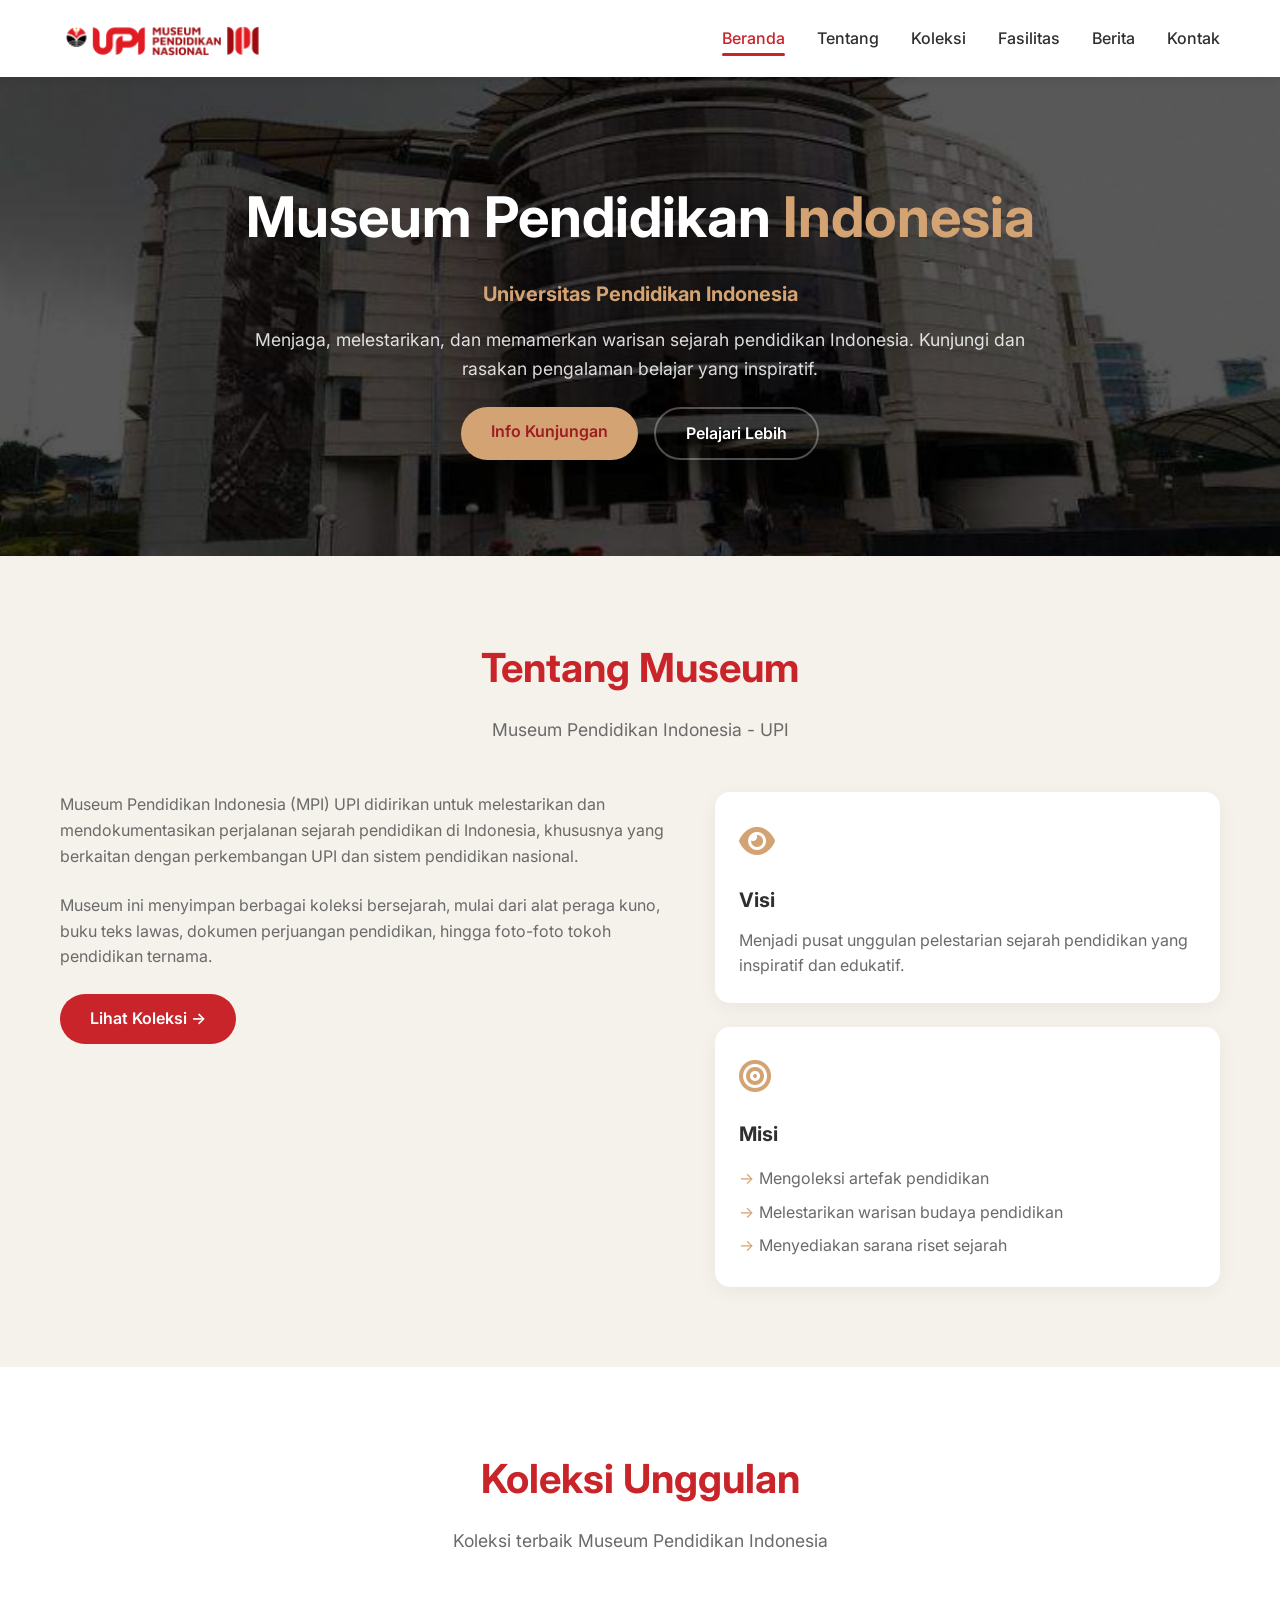
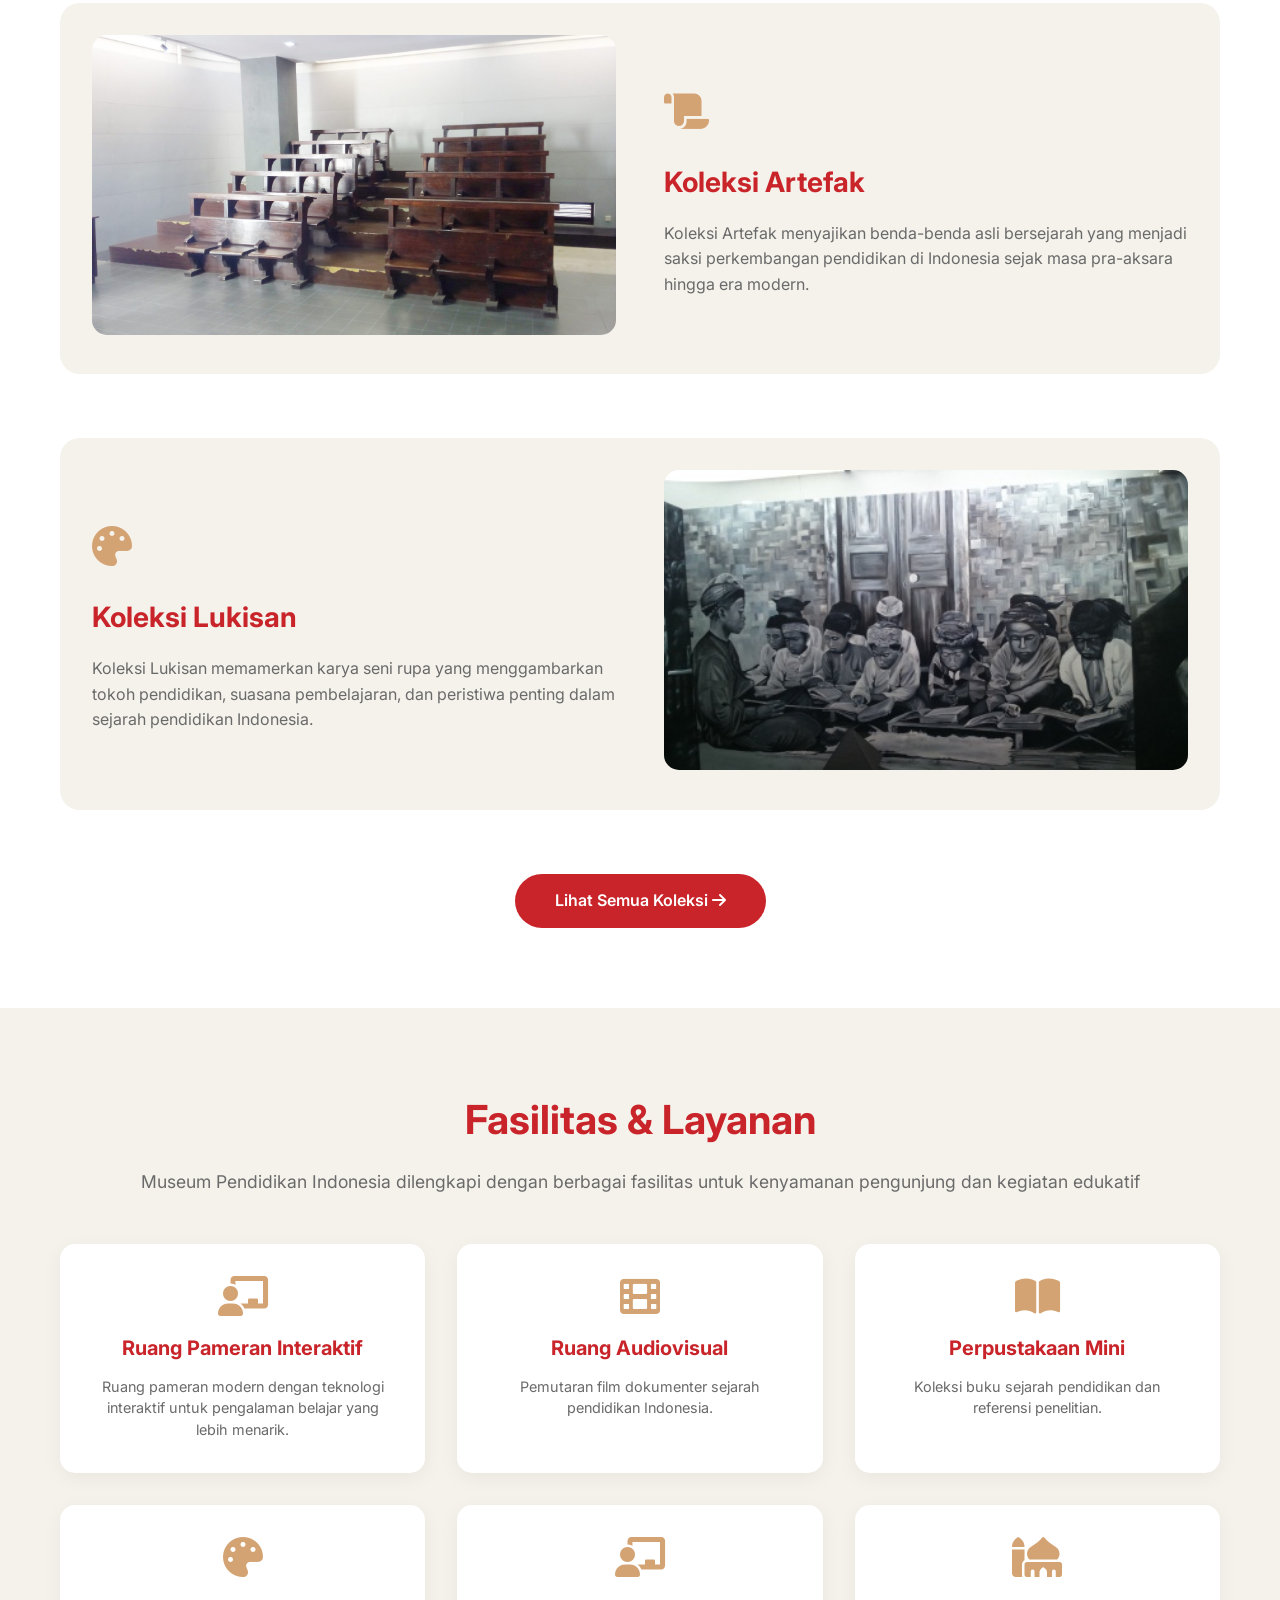
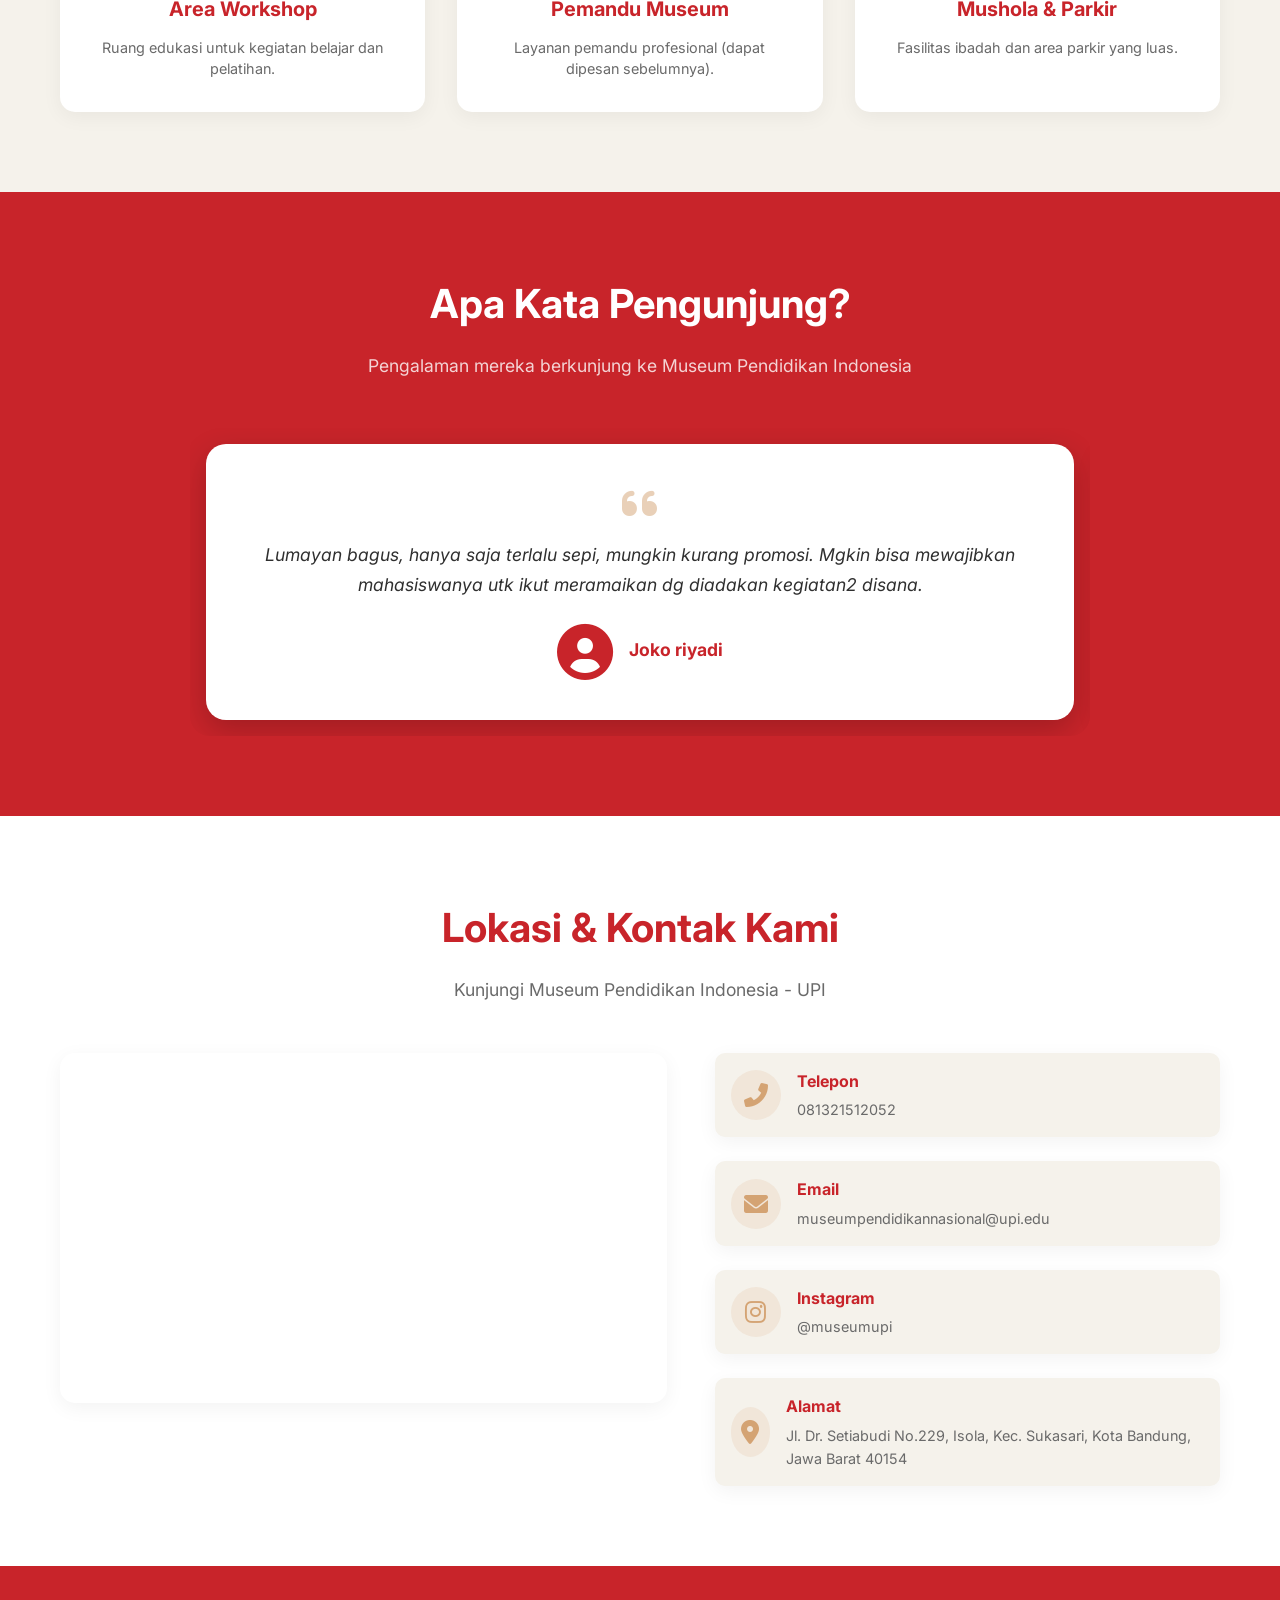
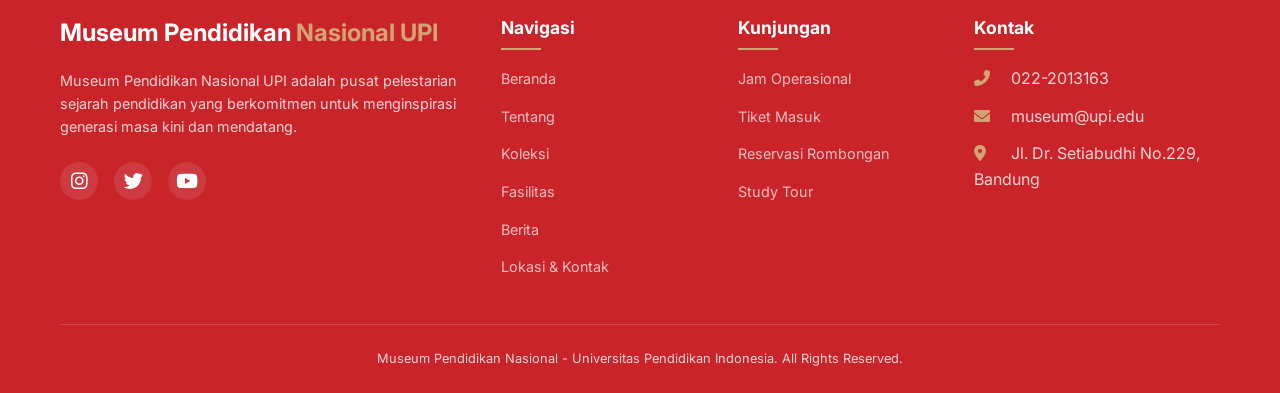
<file: index.html>
<!DOCTYPE html>
<html lang="id">
<head>
  <meta charset="UTF-8">
  <meta name="viewport" content="width=device-width, initial-scale=1.0">
  <meta name="description" content="Museum Pendidikan Indonesia - UPI">
  <meta name="keywords" content="museum, upi, pendidikan, sejarah, bandung">
  <title>Museum Pendidikan Indonesia - UPI</title>
  
  <!-- Font Awesome Icons (CDN - tetap butuh internet) -->
  <link rel="stylesheet" href="https://cdnjs.cloudflare.com/ajax/libs/font-awesome/6.0.0-beta3/css/all.min.css">
  
  <!-- Google Fonts -->
  <link href="https://fonts.googleapis.com/css2?family=Inter:wght@400;500;600;700;800&display=swap" rel="stylesheet">
  
  <!-- CSS Utama -->
  <link rel="stylesheet" href="style.css">
</head>
<body>

    <!-- ==================== NAVIGASI ==================== -->
  <nav class="navbar">
    <div class="container">
      <a class="logo" href="#home">
        <img src="Images/logo.png" alt="Logo Museum UPI" style="height: 40px; width: auto; margin-right: 10px; vertical-align: middle;">
      </a>
      
      <button class="menu-toggle" id="menuToggle">
        <i class="fas fa-bars"></i>
      </button>
      
      <ul class="nav-menu" id="navMenu">
        <li><a href="#home">Beranda</a></li>
        <li><a href="#tentang">Tentang</a></li>
        <li><a href="koleksi.html">Koleksi</a></li>
        <li><a href="#fasilitas">Fasilitas</a></li>
        <li><a href="berita.html">Berita</a></li>
        <li><a href="#kontak">Kontak</a></li>
      </ul>
    </div>
  </nav>

  <!-- ==================== HOME / HERO ==================== -->
 <section id="home" class="hero">
  <img src="Images/gedung.jpg" alt="Gedung Museum Pendidikan Indonesia" class="hero-bg-img">
  <div class="container">
    <div class="hero-content">
      <h1>Museum Pendidikan <span>Indonesia</span></h1>
      <h4>Universitas Pendidikan Indonesia</h4>
      <p>Menjaga, melestarikan, dan memamerkan warisan sejarah pendidikan Indonesia. Kunjungi dan rasakan pengalaman belajar yang inspiratif.</p>
      <div class="hero-buttons">
        <a href="#info" class="btn btn-secondary">Info Kunjungan</a>
        <a href="#tentang" class="btn btn-outline">Pelajari Lebih</a>
      </div>
    </div>
  </div>
</section>

  <!-- ==================== TENTANG MUSEUM ==================== -->
  <section id="tentang" class="section tentang">
    <div class="container">
      <div class="section-header">
        <h2>Tentang Museum</h2>
        <p>Museum Pendidikan Indonesia - UPI</p>
      </div>
      <div class="tentang-grid">
        <div class="tentang-text">
          <p>Museum Pendidikan Indonesia (MPI) UPI didirikan untuk melestarikan dan mendokumentasikan perjalanan sejarah pendidikan di Indonesia, khususnya yang berkaitan dengan perkembangan UPI dan sistem pendidikan nasional.</p>
          <p>Museum ini menyimpan berbagai koleksi bersejarah, mulai dari alat peraga kuno, buku teks lawas, dokumen perjuangan pendidikan, hingga foto-foto tokoh pendidikan ternama.</p>
          <a href="#koleksi" class="btn btn-primary">Lihat Koleksi →</a>
        </div>
        <div class="tentang-cards">
          <div class="card">
            <div class="card-icon"><i class="fas fa-eye"></i></div>
            <h3>Visi</h3>
            <p>Menjadi pusat unggulan pelestarian sejarah pendidikan yang inspiratif dan edukatif.</p>
          </div>
          <div class="card">
            <div class="card-icon"><i class="fas fa-bullseye"></i></div>
            <h3>Misi</h3>
            <ul>
              <li>Mengoleksi artefak pendidikan</li>
              <li>Melestarikan warisan budaya pendidikan</li>
              <li>Menyediakan sarana riset sejarah</li>
            </ul>
          </div>
        </div>
      </div>
    </div>
  </section>

<!-- ==================== KOLEKSI UNGGULAN (BERANDA - HANYA 2) ==================== -->
<section id="koleksi" class="section koleksi">
  <div class="container">
    <div class="section-header">
      <h2>Koleksi Unggulan</h2>
      <p>Koleksi terbaik Museum Pendidikan Indonesia</p>
    </div>
    
    <!-- Koleksi 1 - Gambar Kiri -->
    <div class="koleksi-row">
      <div class="koleksi-img-left">
        <img src="Images/Artefak.jpg" alt="Koleksi Artefak">
      </div>
      <div class="koleksi-text-right">
        <div class="koleksi-icon"><i class="fas fa-scroll"></i></div>
        <h3>Koleksi Artefak</h3>
        <p>Koleksi Artefak menyajikan benda-benda asli bersejarah yang menjadi saksi perkembangan pendidikan di Indonesia sejak masa pra-aksara hingga era modern.</p>
      </div>
    </div>

    <!-- Koleksi 2 - Gambar Kanan -->
    <div class="koleksi-row reverse">
      <div class="koleksi-img-left">
        <img src="Images/Lukisan.png" alt="Koleksi Lukisan">
      </div>
      <div class="koleksi-text-right">
        <div class="koleksi-icon"><i class="fas fa-palette"></i></div>
        <h3>Koleksi Lukisan</h3>
        <p>Koleksi Lukisan memamerkan karya seni rupa yang menggambarkan tokoh pendidikan, suasana pembelajaran, dan peristiwa penting dalam sejarah pendidikan Indonesia.</p>
      </div>
    </div>

    <!-- Tombol Lihat Semua -->
    <div style="text-align: center; margin-top: 2rem;">
      <a href="koleksi.html" class="btn btn-primary" style="padding: 14px 40px; font-size: 1rem;">
        Lihat Semua Koleksi <i class="fas fa-arrow-right"></i>
      </a>
    </div>
  </div>
</section>

<!-- ==================== FASILITAS ==================== -->
<section id="fasilitas" class="section fasilitas">
  <div class="container">
    <div class="section-header">
      <h2>Fasilitas & Layanan</h2>
      <p>Museum Pendidikan Indonesia dilengkapi dengan berbagai fasilitas untuk kenyamanan pengunjung dan kegiatan edukatif</p>
    </div>
    <div class="fasilitas-grid">
      <div class="fasilitas-card">
        <i class="fas fa-chalkboard-user"></i>
        <h3>Ruang Pameran Interaktif</h3>
        <p>Ruang pameran modern dengan teknologi interaktif untuk pengalaman belajar yang lebih menarik.</p>
      </div>
      <div class="fasilitas-card">
        <i class="fas fa-film"></i>
        <h3>Ruang Audiovisual</h3>
        <p>Pemutaran film dokumenter sejarah pendidikan Indonesia.</p>
      </div>
      <div class="fasilitas-card">
        <i class="fas fa-book-open"></i>
        <h3>Perpustakaan Mini</h3>
        <p>Koleksi buku sejarah pendidikan dan referensi penelitian.</p>
      </div>
      <div class="fasilitas-card">
        <i class="fas fa-palette"></i>
        <h3>Area Workshop</h3>
        <p>Ruang edukasi untuk kegiatan belajar dan pelatihan.</p>
      </div>
      <div class="fasilitas-card">
        <i class="fas fa-chalkboard-user"></i>
        <h3>Pemandu Museum</h3>
        <p>Layanan pemandu profesional (dapat dipesan sebelumnya).</p>
      </div>
      <div class="fasilitas-card">
        <i class="fas fa-mosque"></i>
        <h3>Mushola & Parkir</h3>
        <p>Fasilitas ibadah dan area parkir yang luas.</p>
      </div>
    </div>
  </div>
</section>

  <!-- ==================== TESTIMONI (APA KATA PENGUNJUNG) ==================== -->
  <section id="testimoni" class="section testimoni">
    <div class="container">
      <div class="section-header">
        <h2>Apa Kata Pengunjung?</h2>
        <p>Pengalaman mereka berkunjung ke Museum Pendidikan Indonesia</p>
      </div>
      <div class="testimoni-slider" id="testimoniSlider">
        <div class="testimoni-track" id="testimoniTrack">
          <div class="testimoni-item">
            <div class="testimoni-content">
              <i class="fas fa-quote-left"></i>
              <p>Lumayan bagus, hanya saja terlalu sepi, mungkin kurang promosi. Mgkin bisa mewajibkan mahasiswanya utk ikut meramaikan dg diadakan kegiatan2 disana.</p>
              <div class="testimoni-author">
                <div class="author-avatar"><i class="fas fa-user-circle"></i></div>
                <div>
                  <h4>Joko riyadi</h4>
                </div>
              </div>
            </div>
          </div>
          <div class="testimoni-item">
            <div class="testimoni-content">
              <i class="fas fa-quote-left"></i>
              <p>Cocok sekali untuk pembelajaran anak, tempat nyaman terawat, kamar mandi juga bersih dan cukup banyak jadi cocok untuk outing class siswa.</p>
              <div class="testimoni-author">
                <div class="author-avatar"><i class="fas fa-user-circle"></i></div>
                <div>
                  <h4>Rinin Anur</h4>
                </div>
              </div>
            </div>
          </div>
          <div class="testimoni-item">
            <div class="testimoni-content">
              <i class="fas fa-quote-left"></i>
              <p>Sukaa.. Bnyak info ttg sejarah pendidikan indonesia. Sayang lantai 4 nya masih perbaikan.</p>
              <div class="testimoni-author">
                <div class="author-avatar"><i class="fas fa-user-circle"></i></div>
                <div>
                  <h4>Dewi Lufi</h4>
                </div>
              </div>
            </div>
          </div>
        </div>
        <button class="slider-btn prev" id="prevBtn"><i class="fas fa-chevron-left"></i></button>
        <button class="slider-btn next" id="nextBtn"><i class="fas fa-chevron-right"></i></button>
      </div>
    </div>
  </section>

  <!-- ==================== LOKASI & KONTAK ==================== -->
  <section id="kontak" class="section kontak">
    <div class="container">
      <div class="section-header">
        <h2>Lokasi & Kontak Kami</h2>
        <p>Kunjungi Museum Pendidikan Indonesia - UPI</p>
      </div>
      <div class="kontak-grid">
        <div class="kontak-map">
          <iframe src="https://www.google.com/maps/embed?pb=!1m18!1m12!1m3!1d990.31416423564!2d107.59295119919733!3d-6.859812399999992!2m3!1f0!2f0!3f0!3m2!1i1024!2i768!4f13.1!3m3!1m2!1s0x2e68e6b9050dd3ab%3A0xb60935faacf5fbdb!2sMuseum%20Pendidikan%20Nasional%20Universitas%20Pendidikan%20Indonesia!5e0!3m2!1sid!2sid!4v1776783237722!5m2!1sid!2sid" width="100%" height="350" style="border:0; border-radius: 15px;" allowfullscreen="" loading="lazy" referrerpolicy="no-referrer-when-downgrade"></iframe>
        </div>
        <div class="kontak-info">
          <div class="kontak-item">
            <i class="fas fa-phone-alt"></i>
            <div>
              <h3>Telepon</h3>
              <p> 081321512052 </p>
            </div>
          </div>
          <div class="kontak-item">
            <i class="fas fa-envelope"></i>
            <div>
              <h3>Email</h3>
              <p> museumpendidikannasional@upi.edu </p>
            </div>
          </div>
          <div class="kontak-item">
            <i class="fab fa-instagram"></i>
            <div>
              <h3>Instagram</h3>
              <p>@museumupi</p>
            </div>
          </div>
          <div class="kontak-item">
            <i class="fas fa-map-marker-alt"></i>
            <div>
              <h3>Alamat</h3>
              <p>Jl. Dr. Setiabudi No.229, Isola, Kec. Sukasari, Kota Bandung, Jawa Barat 40154</p>
            </div>
          </div>
        </div>
      </div>
    </div>
  </section>

    <!-- ==================== FOOTER ==================== -->
  <footer class="footer">
    <div class="container">
      <div class="footer-content">
        <div class="footer-about">
          <h3>Museum Pendidikan<span> Nasional UPI</span></h3>
          <p>Museum Pendidikan Nasional UPI adalah pusat pelestarian sejarah pendidikan yang berkomitmen untuk menginspirasi generasi masa kini dan mendatang.</p>
          <div class="social-links">
            <a href="https://www.instagram.com/museumdiknas/" target="_blank" rel="noopener noreferrer"><i class="fab fa-instagram"></i></a>
            <a href="https://x.com/museumdiknasUPI" target="_blank" rel="noopener noreferrer"><i class="fab fa-twitter"></i></a>
            <a href="https://www.youtube.com/@museumpendidikannasionalupi" target="_blank" rel="noopener noreferrer"><i class="fab fa-youtube"></i></a>
          </div>
        </div>
        
        <div class="footer-links">
  <h4>Navigasi</h4>
  <ul>
    <li><a href="#home">Beranda</a></li>
    <li><a href="#tentang">Tentang</a></li>
    <li><a href="koleksi.html">Koleksi</a></li>
    <li><a href="#fasilitas">Fasilitas</a></li>
    <li><a href="berita.html">Berita</a></li>
    <li><a href="#kontak">Lokasi & Kontak</a></li>
  </ul>
</div>
        
        <div class="footer-links">
          <h4>Kunjungan</h4>
          <ul>
            <li><a href="#info">Jam Operasional</a></li>
            <li><a href="#info">Tiket Masuk</a></li>
            <li><a href="#kontak">Reservasi Rombongan</a></li>
            <li><a href="#kontak">Study Tour</a></li>
          </ul>
        </div>
        
        <div class="footer-links">
          <h4>Kontak</h4>
          <ul>
            <li><i class="fas fa-phone-alt" style="margin-right: 8px;"></i> 022-2013163</li>
            <li><i class="fas fa-envelope" style="margin-right: 8px;"></i> museum@upi.edu</li>
            <li><i class="fas fa-map-marker-alt" style="margin-right: 8px;"></i> Jl. Dr. Setiabudhi No.229, Bandung</li>
          </ul>
        </div>
      </div>
      
      <div class="footer-bottom">
        <p> Museum Pendidikan Nasional - Universitas Pendidikan Indonesia. All Rights Reserved.</p>
      </div>
    </div>
  </footer>

  <!-- JavaScript -->
  <script src="script.js"></script>
</body>
</html>
</file>
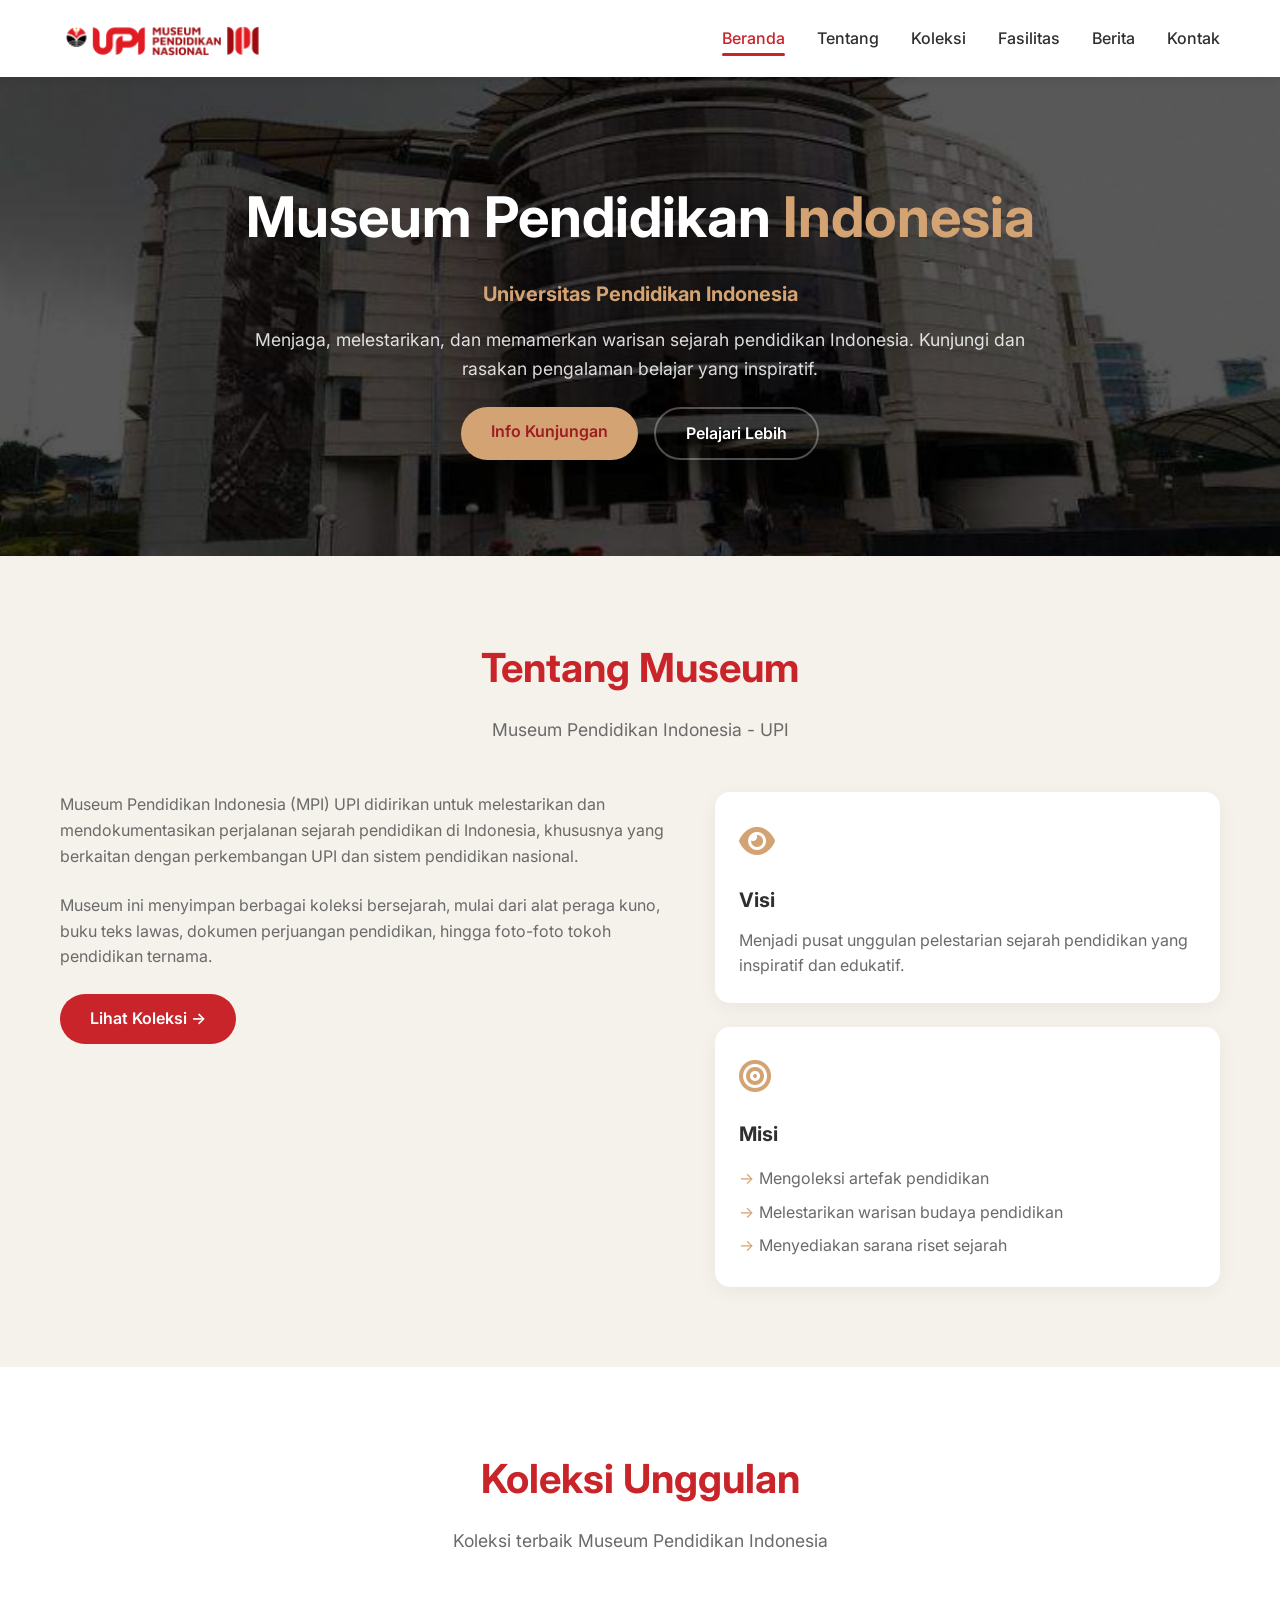
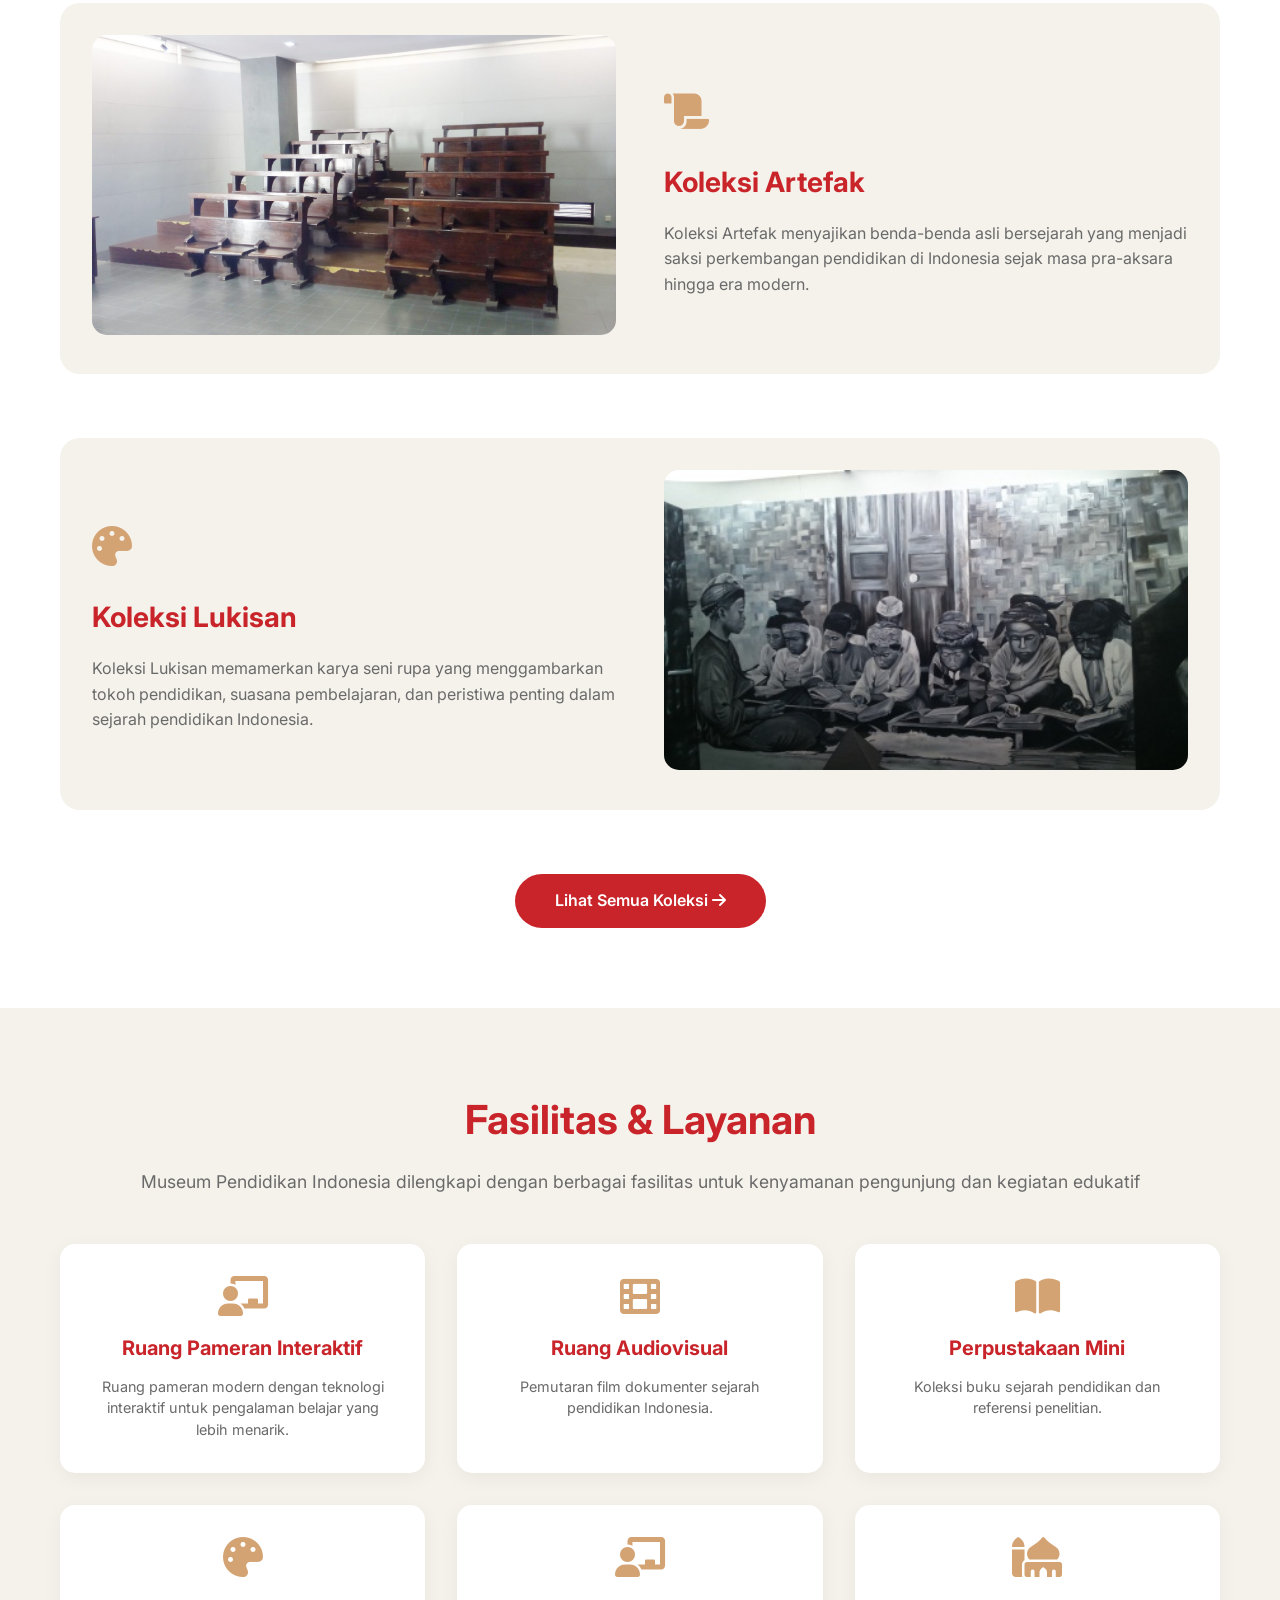
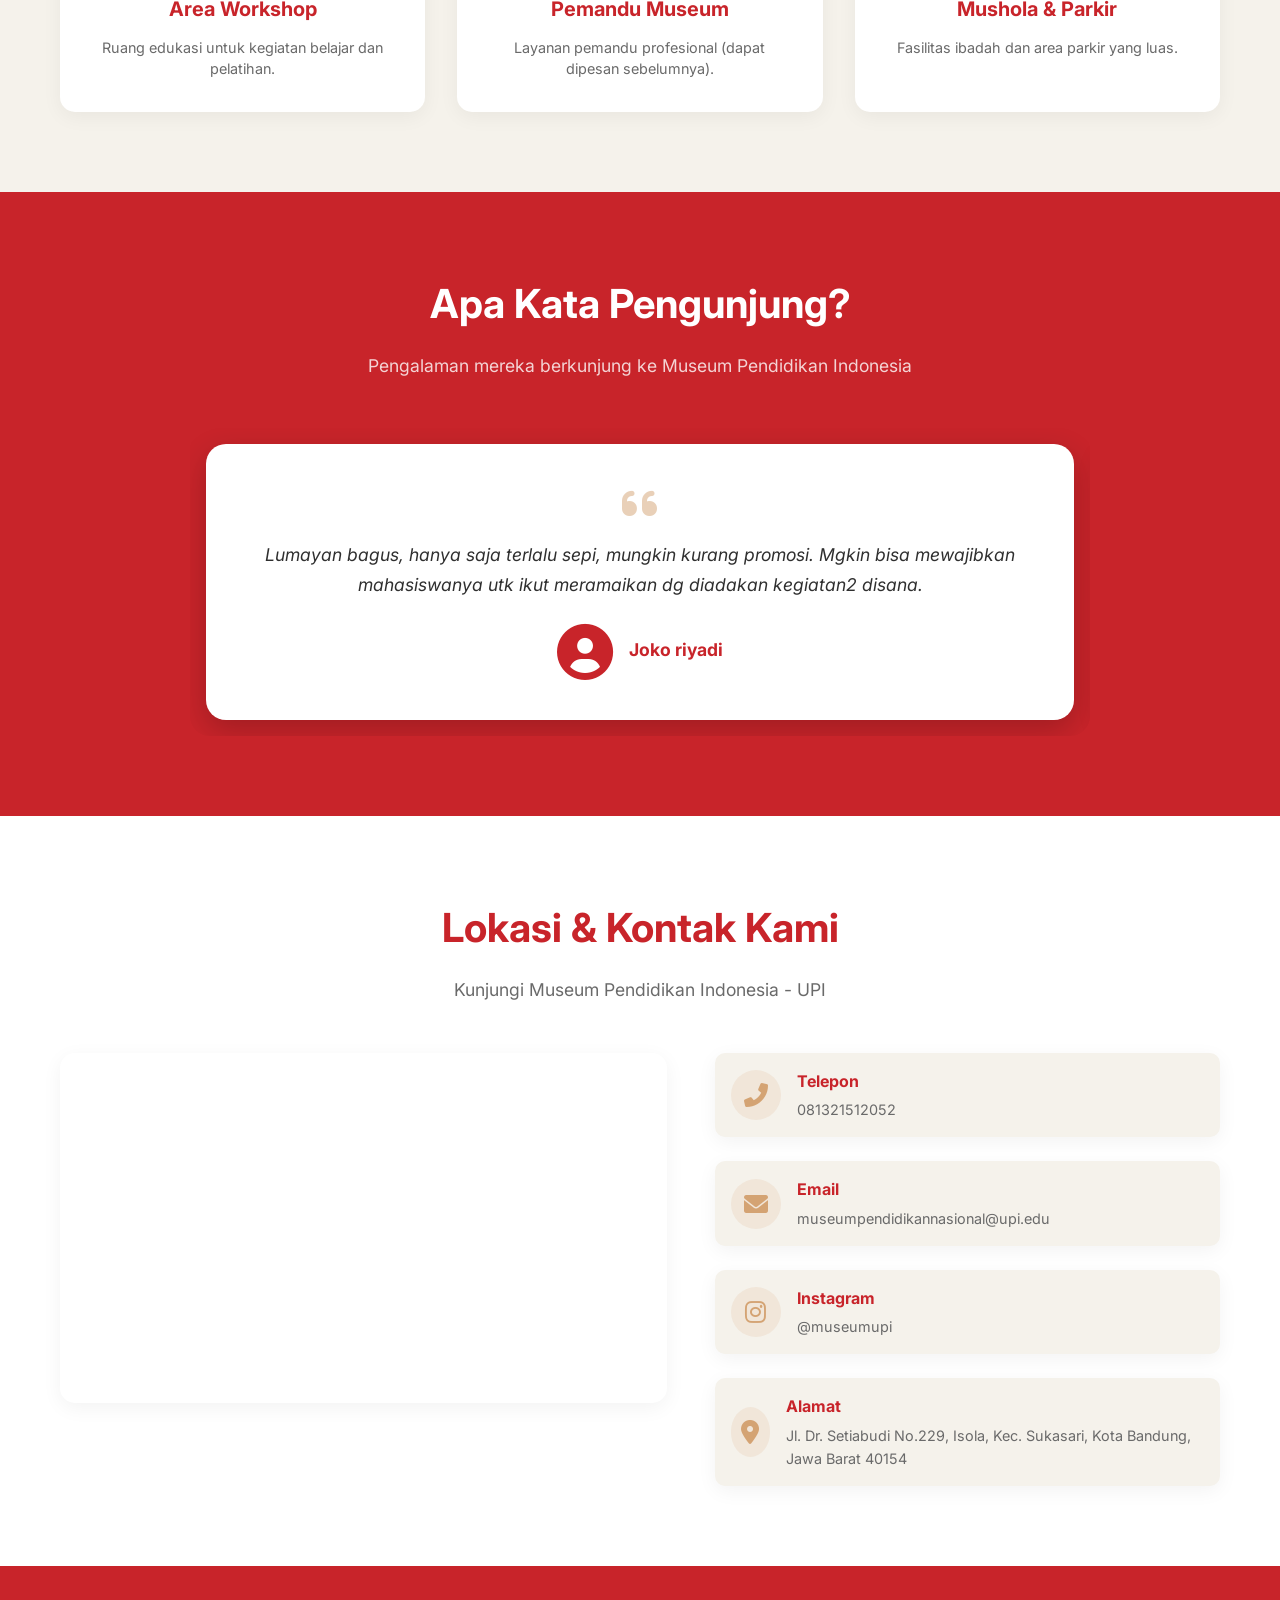
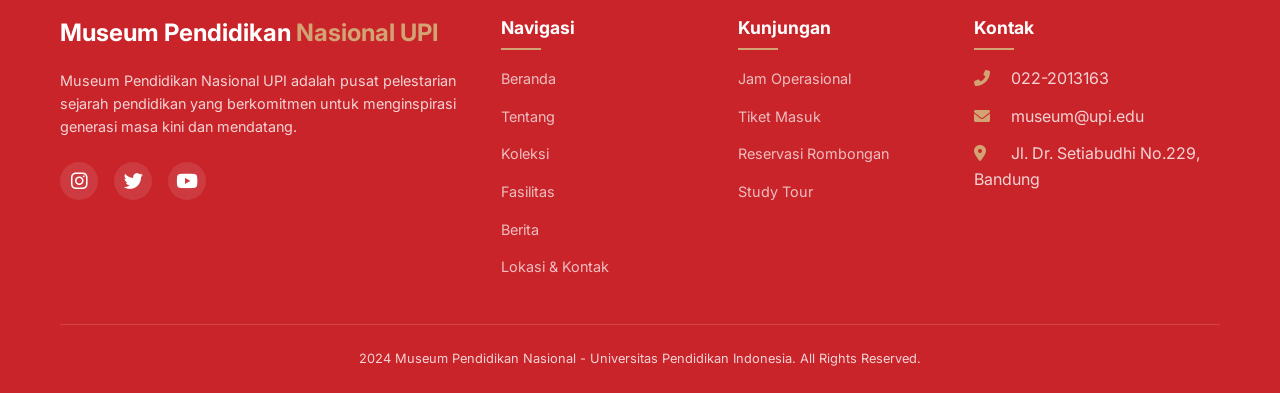
<file: Index.html>
<!DOCTYPE html>
<html lang="id">
<head>
  <meta charset="UTF-8">
  <meta name="viewport" content="width=device-width, initial-scale=1.0">
  <meta name="description" content="Museum Pendidikan Indonesia - UPI">
  <meta name="keywords" content="museum, upi, pendidikan, sejarah, bandung">
  <title>Museum Pendidikan Indonesia - UPI</title>
  
  <!-- Font Awesome Icons (CDN - tetap butuh internet) -->
  <link rel="stylesheet" href="https://cdnjs.cloudflare.com/ajax/libs/font-awesome/6.0.0-beta3/css/all.min.css">
  
  <!-- Google Fonts -->
  <link href="https://fonts.googleapis.com/css2?family=Inter:wght@400;500;600;700;800&display=swap" rel="stylesheet">
  
  <!-- CSS Utama -->
  <link rel="stylesheet" href="style.css">
</head>
<body>

    <!-- ==================== NAVIGASI ==================== -->
  <nav class="navbar">
    <div class="container">
      <a class="logo" href="#home">
        <img src="Images/logo.png" alt="Logo Museum UPI" style="height: 40px; width: auto; margin-right: 10px; vertical-align: middle;">
      </a>
      
      <button class="menu-toggle" id="menuToggle">
        <i class="fas fa-bars"></i>
      </button>
      
      <ul class="nav-menu" id="navMenu">
        <li><a href="#home">Beranda</a></li>
        <li><a href="#tentang">Tentang</a></li>
        <li><a href="koleksi.html">Koleksi</a></li>
        <li><a href="#fasilitas">Fasilitas</a></li>
        <li><a href="berita.html">Berita</a></li>
        <li><a href="#kontak">Kontak</a></li>
      </ul>
    </div>
  </nav>

  <!-- ==================== HOME / HERO ==================== -->
 <section id="home" class="hero">
  <img src="Images/gedung.jpg" alt="Gedung Museum Pendidikan Indonesia" class="hero-bg-img">
  <div class="container">
    <div class="hero-content">
      <h1>Museum Pendidikan <span>Indonesia</span></h1>
      <h4>Universitas Pendidikan Indonesia</h4>
      <p>Menjaga, melestarikan, dan memamerkan warisan sejarah pendidikan Indonesia. Kunjungi dan rasakan pengalaman belajar yang inspiratif.</p>
      <div class="hero-buttons">
        <a href="#info" class="btn btn-secondary">Info Kunjungan</a>
        <a href="#tentang" class="btn btn-outline">Pelajari Lebih</a>
      </div>
    </div>
  </div>
</section>

  <!-- ==================== TENTANG MUSEUM ==================== -->
  <section id="tentang" class="section tentang">
    <div class="container">
      <div class="section-header">
        <h2>Tentang Museum</h2>
        <p>Museum Pendidikan Indonesia - UPI</p>
      </div>
      <div class="tentang-grid">
        <div class="tentang-text">
          <p>Museum Pendidikan Indonesia (MPI) UPI didirikan untuk melestarikan dan mendokumentasikan perjalanan sejarah pendidikan di Indonesia, khususnya yang berkaitan dengan perkembangan UPI dan sistem pendidikan nasional.</p>
          <p>Museum ini menyimpan berbagai koleksi bersejarah, mulai dari alat peraga kuno, buku teks lawas, dokumen perjuangan pendidikan, hingga foto-foto tokoh pendidikan ternama.</p>
          <a href="#koleksi" class="btn btn-primary">Lihat Koleksi →</a>
        </div>
        <div class="tentang-cards">
          <div class="card">
            <div class="card-icon"><i class="fas fa-eye"></i></div>
            <h3>Visi</h3>
            <p>Menjadi pusat unggulan pelestarian sejarah pendidikan yang inspiratif dan edukatif.</p>
          </div>
          <div class="card">
            <div class="card-icon"><i class="fas fa-bullseye"></i></div>
            <h3>Misi</h3>
            <ul>
              <li>Mengoleksi artefak pendidikan</li>
              <li>Melestarikan warisan budaya pendidikan</li>
              <li>Menyediakan sarana riset sejarah</li>
            </ul>
          </div>
        </div>
      </div>
    </div>
  </section>

<!-- ==================== KOLEKSI UNGGULAN (BERANDA - HANYA 2) ==================== -->
<section id="koleksi" class="section koleksi">
  <div class="container">
    <div class="section-header">
      <h2>Koleksi Unggulan</h2>
      <p>Koleksi terbaik Museum Pendidikan Indonesia</p>
    </div>
    
    <!-- Koleksi 1 - Gambar Kiri -->
    <div class="koleksi-row">
      <div class="koleksi-img-left">
        <img src="Images/Artefak.jpg" alt="Koleksi Artefak">
      </div>
      <div class="koleksi-text-right">
        <div class="koleksi-icon"><i class="fas fa-scroll"></i></div>
        <h3>Koleksi Artefak</h3>
        <p>Koleksi Artefak menyajikan benda-benda asli bersejarah yang menjadi saksi perkembangan pendidikan di Indonesia sejak masa pra-aksara hingga era modern.</p>
      </div>
    </div>

    <!-- Koleksi 2 - Gambar Kanan -->
    <div class="koleksi-row reverse">
      <div class="koleksi-img-left">
        <img src="Images/Lukisan.png" alt="Koleksi Lukisan">
      </div>
      <div class="koleksi-text-right">
        <div class="koleksi-icon"><i class="fas fa-palette"></i></div>
        <h3>Koleksi Lukisan</h3>
        <p>Koleksi Lukisan memamerkan karya seni rupa yang menggambarkan tokoh pendidikan, suasana pembelajaran, dan peristiwa penting dalam sejarah pendidikan Indonesia.</p>
      </div>
    </div>

    <!-- Tombol Lihat Semua -->
    <div style="text-align: center; margin-top: 2rem;">
      <a href="koleksi.html" class="btn btn-primary" style="padding: 14px 40px; font-size: 1rem;">
        Lihat Semua Koleksi <i class="fas fa-arrow-right"></i>
      </a>
    </div>
  </div>
</section>

<!-- ==================== FASILITAS ==================== -->
<section id="fasilitas" class="section fasilitas">
  <div class="container">
    <div class="section-header">
      <h2>Fasilitas & Layanan</h2>
      <p>Museum Pendidikan Indonesia dilengkapi dengan berbagai fasilitas untuk kenyamanan pengunjung dan kegiatan edukatif</p>
    </div>
    <div class="fasilitas-grid">
      <div class="fasilitas-card">
        <i class="fas fa-chalkboard-user"></i>
        <h3>Ruang Pameran Interaktif</h3>
        <p>Ruang pameran modern dengan teknologi interaktif untuk pengalaman belajar yang lebih menarik.</p>
      </div>
      <div class="fasilitas-card">
        <i class="fas fa-film"></i>
        <h3>Ruang Audiovisual</h3>
        <p>Pemutaran film dokumenter sejarah pendidikan Indonesia.</p>
      </div>
      <div class="fasilitas-card">
        <i class="fas fa-book-open"></i>
        <h3>Perpustakaan Mini</h3>
        <p>Koleksi buku sejarah pendidikan dan referensi penelitian.</p>
      </div>
      <div class="fasilitas-card">
        <i class="fas fa-palette"></i>
        <h3>Area Workshop</h3>
        <p>Ruang edukasi untuk kegiatan belajar dan pelatihan.</p>
      </div>
      <div class="fasilitas-card">
        <i class="fas fa-chalkboard-user"></i>
        <h3>Pemandu Museum</h3>
        <p>Layanan pemandu profesional (dapat dipesan sebelumnya).</p>
      </div>
      <div class="fasilitas-card">
        <i class="fas fa-mosque"></i>
        <h3>Mushola & Parkir</h3>
        <p>Fasilitas ibadah dan area parkir yang luas.</p>
      </div>
    </div>
  </div>
</section>

  <!-- ==================== TESTIMONI (APA KATA PENGUNJUNG) ==================== -->
  <section id="testimoni" class="section testimoni">
    <div class="container">
      <div class="section-header">
        <h2>Apa Kata Pengunjung?</h2>
        <p>Pengalaman mereka berkunjung ke Museum Pendidikan Indonesia</p>
      </div>
      <div class="testimoni-slider" id="testimoniSlider">
        <div class="testimoni-track" id="testimoniTrack">
          <div class="testimoni-item">
            <div class="testimoni-content">
              <i class="fas fa-quote-left"></i>
              <p>Lumayan bagus, hanya saja terlalu sepi, mungkin kurang promosi. Mgkin bisa mewajibkan mahasiswanya utk ikut meramaikan dg diadakan kegiatan2 disana.</p>
              <div class="testimoni-author">
                <div class="author-avatar"><i class="fas fa-user-circle"></i></div>
                <div>
                  <h4>Joko riyadi</h4>
                </div>
              </div>
            </div>
          </div>
          <div class="testimoni-item">
            <div class="testimoni-content">
              <i class="fas fa-quote-left"></i>
              <p>Cocok sekali untuk pembelajaran anak, tempat nyaman terawat, kamar mandi juga bersih dan cukup banyak jadi cocok untuk outing class siswa.</p>
              <div class="testimoni-author">
                <div class="author-avatar"><i class="fas fa-user-circle"></i></div>
                <div>
                  <h4>Rinin Anur</h4>
                </div>
              </div>
            </div>
          </div>
          <div class="testimoni-item">
            <div class="testimoni-content">
              <i class="fas fa-quote-left"></i>
              <p>Sukaa.. Bnyak info ttg sejarah pendidikan indonesia. Sayang lantai 4 nya masih perbaikan.</p>
              <div class="testimoni-author">
                <div class="author-avatar"><i class="fas fa-user-circle"></i></div>
                <div>
                  <h4>Dewi Lufi</h4>
                </div>
              </div>
            </div>
          </div>
        </div>
        <button class="slider-btn prev" id="prevBtn"><i class="fas fa-chevron-left"></i></button>
        <button class="slider-btn next" id="nextBtn"><i class="fas fa-chevron-right"></i></button>
      </div>
    </div>
  </section>

  <!-- ==================== LOKASI & KONTAK ==================== -->
  <section id="kontak" class="section kontak">
    <div class="container">
      <div class="section-header">
        <h2>Lokasi & Kontak Kami</h2>
        <p>Kunjungi Museum Pendidikan Indonesia - UPI</p>
      </div>
      <div class="kontak-grid">
        <div class="kontak-map">
          <iframe src="https://www.google.com/maps/embed?pb=!1m18!1m12!1m3!1d990.31416423564!2d107.59295119919733!3d-6.859812399999992!2m3!1f0!2f0!3f0!3m2!1i1024!2i768!4f13.1!3m3!1m2!1s0x2e68e6b9050dd3ab%3A0xb60935faacf5fbdb!2sMuseum%20Pendidikan%20Nasional%20Universitas%20Pendidikan%20Indonesia!5e0!3m2!1sid!2sid!4v1776783237722!5m2!1sid!2sid" width="100%" height="350" style="border:0; border-radius: 15px;" allowfullscreen="" loading="lazy" referrerpolicy="no-referrer-when-downgrade"></iframe>
        </div>
        <div class="kontak-info">
          <div class="kontak-item">
            <i class="fas fa-phone-alt"></i>
            <div>
              <h3>Telepon</h3>
              <p> 081321512052 </p>
            </div>
          </div>
          <div class="kontak-item">
            <i class="fas fa-envelope"></i>
            <div>
              <h3>Email</h3>
              <p> museumpendidikannasional@upi.edu </p>
            </div>
          </div>
          <div class="kontak-item">
            <i class="fab fa-instagram"></i>
            <div>
              <h3>Instagram</h3>
              <p>@museumupi</p>
            </div>
          </div>
          <div class="kontak-item">
            <i class="fas fa-map-marker-alt"></i>
            <div>
              <h3>Alamat</h3>
              <p>Jl. Dr. Setiabudi No.229, Isola, Kec. Sukasari, Kota Bandung, Jawa Barat 40154</p>
            </div>
          </div>
        </div>
      </div>
    </div>
  </section>

    <!-- ==================== FOOTER ==================== -->
  <footer class="footer">
    <div class="container">
      <div class="footer-content">
        <div class="footer-about">
          <h3>Museum Pendidikan<span> Nasional UPI</span></h3>
          <p>Museum Pendidikan Nasional UPI adalah pusat pelestarian sejarah pendidikan yang berkomitmen untuk menginspirasi generasi masa kini dan mendatang.</p>
          <div class="social-links">
            <a href="https://www.instagram.com/museumdiknas/" target="_blank" rel="noopener noreferrer"><i class="fab fa-instagram"></i></a>
            <a href="https://x.com/museumdiknasUPI" target="_blank" rel="noopener noreferrer"><i class="fab fa-twitter"></i></a>
            <a href="https://www.youtube.com/@museumpendidikannasionalupi" target="_blank" rel="noopener noreferrer"><i class="fab fa-youtube"></i></a>
          </div>
        </div>
        
        <div class="footer-links">
  <h4>Navigasi</h4>
  <ul>
    <li><a href="#home">Beranda</a></li>
    <li><a href="#tentang">Tentang</a></li>
    <li><a href="koleksi.html">Koleksi</a></li>
    <li><a href="#fasilitas">Fasilitas</a></li>
    <li><a href="berita.html">Berita</a></li>
    <li><a href="#kontak">Lokasi & Kontak</a></li>
  </ul>
</div>
        
        <div class="footer-links">
          <h4>Kunjungan</h4>
          <ul>
            <li><a href="#info">Jam Operasional</a></li>
            <li><a href="#info">Tiket Masuk</a></li>
            <li><a href="#kontak">Reservasi Rombongan</a></li>
            <li><a href="#kontak">Study Tour</a></li>
          </ul>
        </div>
        
        <div class="footer-links">
          <h4>Kontak</h4>
          <ul>
            <li><i class="fas fa-phone-alt" style="margin-right: 8px;"></i> 022-2013163</li>
            <li><i class="fas fa-envelope" style="margin-right: 8px;"></i> museum@upi.edu</li>
            <li><i class="fas fa-map-marker-alt" style="margin-right: 8px;"></i> Jl. Dr. Setiabudhi No.229, Bandung</li>
          </ul>
        </div>
      </div>
      
      <div class="footer-bottom">
        <p>2024 Museum Pendidikan Nasional - Universitas Pendidikan Indonesia. All Rights Reserved.</p>
      </div>
    </div>
  </footer>

  <!-- JavaScript -->
  <script src="script.js"></script>
</body>
</html>
</file>
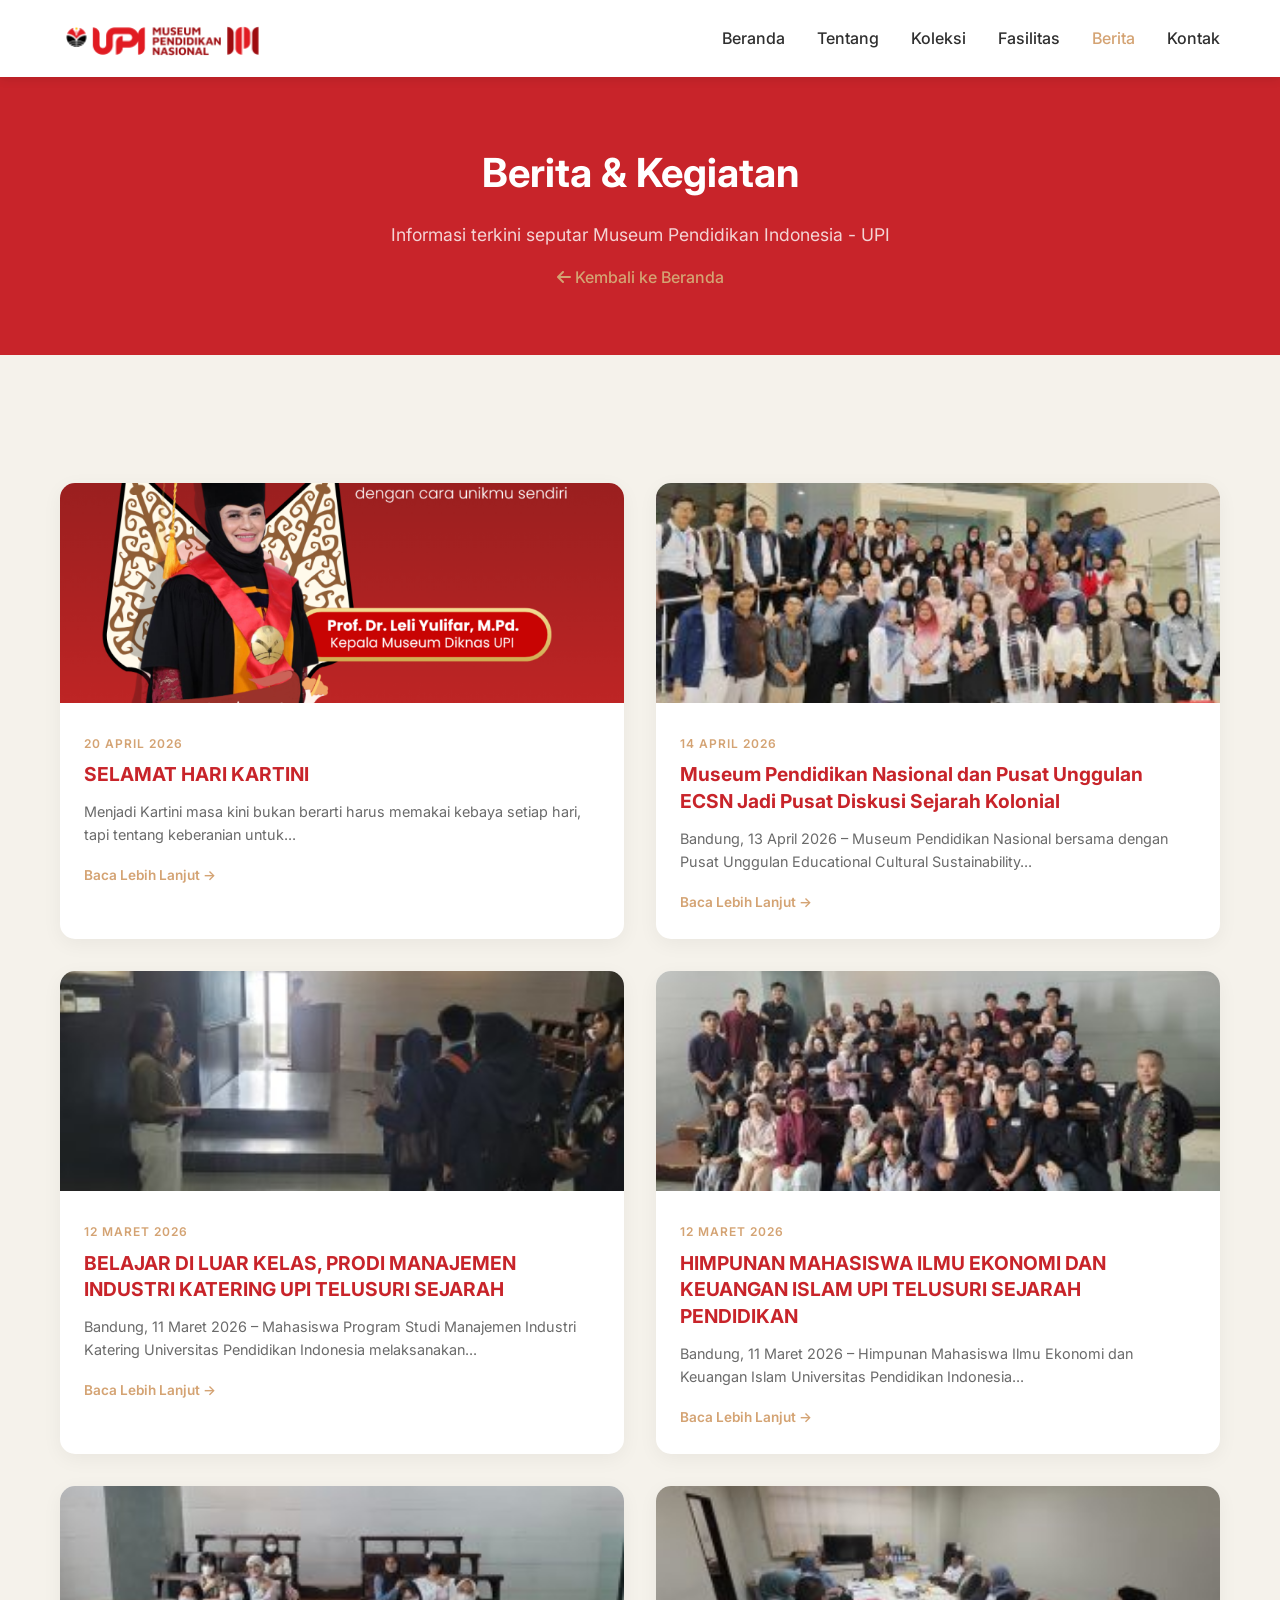
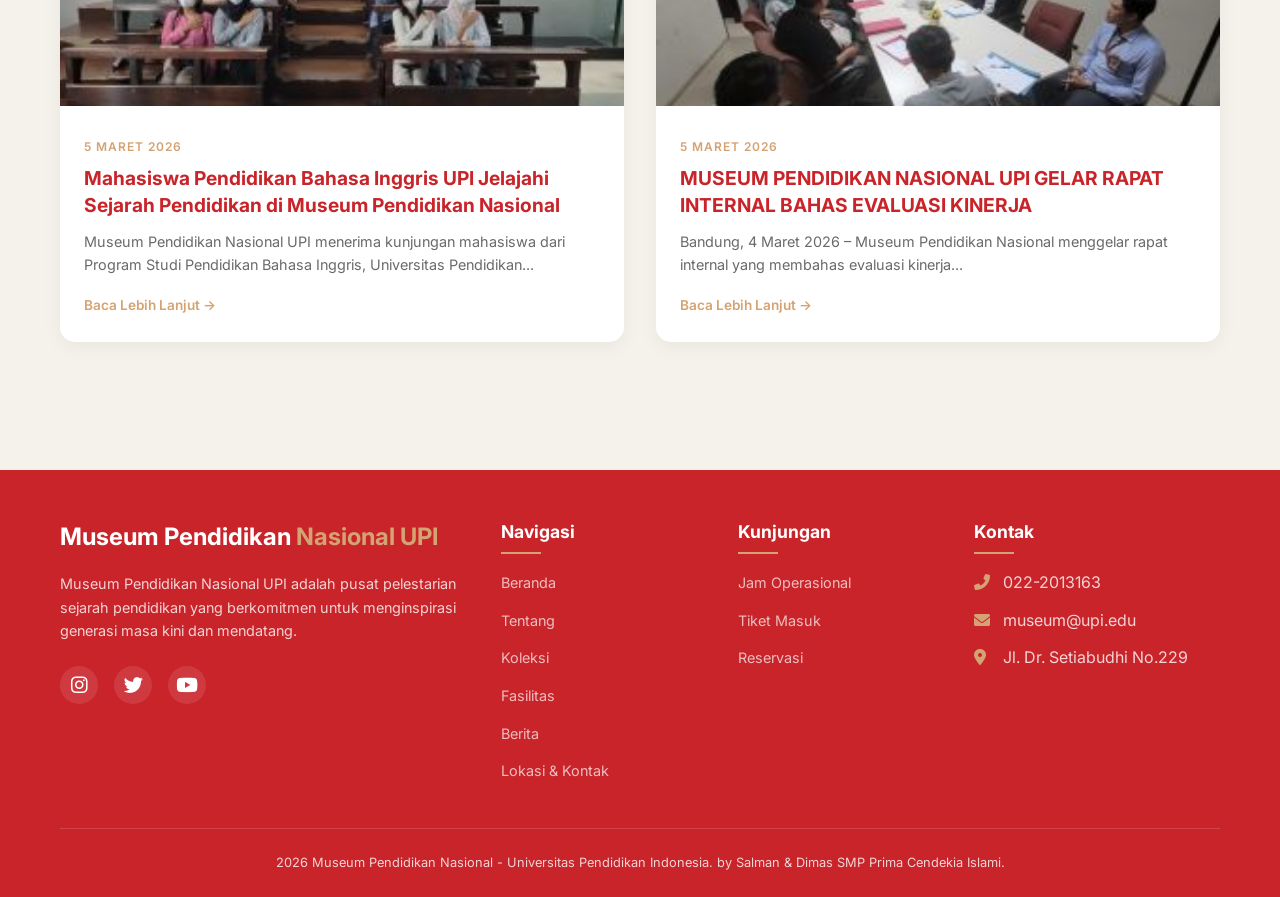
<file: berita.html>
<!DOCTYPE html>
<html lang="id">
<head>
  <meta charset="UTF-8">
  <meta name="viewport" content="width=device-width, initial-scale=1.0">
  <meta name="description" content="Berita Museum Pendidikan Indonesia - UPI">
  <meta name="keywords" content="museum, upi, berita, pendidikan, sejarah, bandung">
  <title>Berita - Museum Pendidikan Indonesia UPI</title>
  
  <!-- Font Awesome Icons -->
  <link rel="stylesheet" href="https://cdnjs.cloudflare.com/ajax/libs/font-awesome/6.0.0-beta3/css/all.min.css">
  
  <!-- Google Fonts -->
  <link href="https://fonts.googleapis.com/css2?family=Inter:wght@400;500;600;700;800&display=swap" rel="stylesheet">
  
  <!-- CSS Utama -->
  <link rel="stylesheet" href="style.css">
  <!-- Css berita-->
  <link rel="stylesheet" href="berita.css">
  
  <!-- ==================== NAVIGASI ==================== -->
  <nav class="navbar">
    <div class="container">
      <a class="logo" href="index.html">
        <img src="Images/logo.png" alt="Logo Museum UPI" style="height: 40px; width: auto; margin-right: 10px; vertical-align: middle;">
      </a>
      
      <button class="menu-toggle" id="menuToggle">
        <i class="fas fa-bars"></i>
      </button>
      
      <ul class="nav-menu" id="navMenu">
        <li><a href="index.html#home">Beranda</a></li>
        <li><a href="index.html#tentang">Tentang</a></li>
        <li><a href="koleksi.html">Koleksi</a></li>
        <li><a href="index.html#fasilitas">Fasilitas</a></li>
        <li><a href="berita.html" style="color: var(--secondary);">Berita</a></li>
        <li><a href="index.html#kontak">Kontak</a></li>
      </ul>
    </div>
  </nav>

  <!-- ==================== PAGE HEADER ==================== -->
  <div class="page-header">
    <div class="container">
      <h1>Berita & Kegiatan</h1>
      <p>Informasi terkini seputar Museum Pendidikan Indonesia - UPI</p>
      <a href="index.html" class="back-button"><i class="fas fa-arrow-left"></i> Kembali ke Beranda</a>
    </div>
  </div>

  <!-- ==================== SEMUA BERITA ==================== -->
  <section class="section">
    <div class="container">
      <div class="berita-full-grid">
        
        <!-- Berita 1 - Hari Kartini -->
        <div class="berita-full-card">
          <img src="Images/hari-kartini.png" alt="Selamat Hari Kartini" class="berita-img" onerror="this.src='https://placehold.co/600x400/f5f2eb/C8242A?text=Hari+Kartini'">
          <div class="card-content">
            <div class="berita-date">20 April 2026</div>
            <h3>SELAMAT HARI KARTINI</h3>
            <p>Menjadi Kartini masa kini bukan berarti harus memakai kebaya setiap hari, tapi tentang keberanian untuk...</p>
            <a href="#" class="berita-link">Baca Lebih Lanjut →</a>
          </div>
        </div>
        
        <!-- Berita 2 - Diskusi Sejarah Kolonial -->
        <div class="berita-full-card">
          <img src="Images/ECSN.jpg" alt="Diskusi Sejarah Kolonial" class="berita-img" onerror="this.src='https://placehold.co/600x400/f5f2eb/C8242A?text=Diskusi+Sejarah'">
          <div class="card-content">
            <div class="berita-date">14 April 2026</div>
            <h3>Museum Pendidikan Nasional dan Pusat Unggulan ECSN Jadi Pusat Diskusi Sejarah Kolonial</h3>
            <p>Bandung, 13 April 2026 – Museum Pendidikan Nasional bersama dengan Pusat Unggulan Educational Cultural Sustainability...</p>
            <a href="#" class="berita-link">Baca Lebih Lanjut →</a>
          </div>
        </div>
        
        <!-- Berita 3 - Prodi Manajemen Industri Katering -->
        <div class="berita-full-card">
          <img src="Images/Penyampaian-Informasi-Koleksi-Edukator.jpeg" alt="Kunjungan Mahasiswa" class="berita-img" onerror="this.src='https://placehold.co/600x400/f5f2eb/C8242A?text=Kunjungan+Mahasiswa'">
          <div class="card-content">
            <div class="berita-date">12 Maret 2026</div>
            <h3>BELAJAR DI LUAR KELAS, PRODI MANAJEMEN INDUSTRI KATERING UPI TELUSURI SEJARAH</h3>
            <p>Bandung, 11 Maret 2026 – Mahasiswa Program Studi Manajemen Industri Katering Universitas Pendidikan Indonesia melaksanakan...</p>
            <a href="#" class="berita-link">Baca Lebih Lanjut →</a>
          </div>
        </div>
        
        <!-- Berita 4 - Himpunan Mahasiswa Ekonomi Islam -->
        <div class="berita-full-card">
          <img src="Images/Himpunan.jpeg" alt="Himpunan Mahasiswa" class="berita-img" onerror="this.src='https://placehold.co/600x400/f5f2eb/C8242A?text=Himpunan+Mahasiswa'">
          <div class="card-content">
            <div class="berita-date">12 Maret 2026</div>
            <h3>HIMPUNAN MAHASISWA ILMU EKONOMI DAN KEUANGAN ISLAM UPI TELUSURI SEJARAH PENDIDIKAN</h3>
            <p>Bandung, 11 Maret 2026 – Himpunan Mahasiswa Ilmu Ekonomi dan Keuangan Islam Universitas Pendidikan Indonesia...</p>
            <a href="#" class="berita-link">Baca Lebih Lanjut →</a>
          </div>
        </div>
        
        <!-- Berita 5 - Pendidikan Bahasa Inggris -->
        <div class="berita-full-card">
          <img src="Images/binggris.jpeg" alt="Pendidikan Bahasa Inggris" class="berita-img" onerror="this.src='https://placehold.co/600x400/f5f2eb/C8242A?text=Pendidikan+Bahasa+Inggris'">
          <div class="card-content">
            <div class="berita-date">5 Maret 2026</div>
            <h3>Mahasiswa Pendidikan Bahasa Inggris UPI Jelajahi Sejarah Pendidikan di Museum Pendidikan Nasional</h3>
            <p>Museum Pendidikan Nasional UPI menerima kunjungan mahasiswa dari Program Studi Pendidikan Bahasa Inggris, Universitas Pendidikan...</p>
            <a href="#" class="berita-link">Baca Lebih Lanjut →</a>
          </div>
        </div>
        
        <!-- Berita 6 - Rapat Internal -->
        <div class="berita-full-card">
          <img src="Images/rapatinternal.jpeg" alt="Rapat Internal Museum" class="berita-img" onerror="this.src='https://placehold.co/600x400/f5f2eb/C8242A?text=Rapat+Internal'">
          <div class="card-content">
            <div class="berita-date">5 Maret 2026</div>
            <h3>MUSEUM PENDIDIKAN NASIONAL UPI GELAR RAPAT INTERNAL BAHAS EVALUASI KINERJA</h3>
            <p>Bandung, 4 Maret 2026 – Museum Pendidikan Nasional menggelar rapat internal yang membahas evaluasi kinerja...</p>
            <a href="#" class="berita-link">Baca Lebih Lanjut →</a>
          </div>
        </div>
        
      </div>
    </div>
  </section>

  <!-- ==================== FOOTER ==================== -->
  <footer class="footer">
    <div class="container">
      <div class="footer-content">
        <div class="footer-about">
          <h3>Museum Pendidikan<span> Nasional UPI</span></h3>
          <p>Museum Pendidikan Nasional UPI adalah pusat pelestarian sejarah pendidikan yang berkomitmen untuk menginspirasi generasi masa kini dan mendatang.</p>
          <div class="social-links">
            <a href="https://www.instagram.com/museumdiknas/" target="_blank"><i class="fab fa-instagram"></i></a>
            <a href="https://x.com/museumdiknasUPI" target="_blank"><i class="fab fa-twitter"></i></a>
            <a href="https://www.youtube.com/@museumpendidikannasionalupi" target="_blank"><i class="fab fa-youtube"></i></a>
          </div>
        </div>
        
        <div class="footer-links">
          <h4>Navigasi</h4>
          <ul>
            <li><a href="index.html#home">Beranda</a></li>
            <li><a href="index.html#tentang">Tentang</a></li>
            <li><a href="koleksi.html">Koleksi</a></li>
            <li><a href="index.html#fasilitas">Fasilitas</a></li>
            <li><a href="berita.html">Berita</a></li>
            <li><a href="index.html#kontak">Lokasi & Kontak</a></li>
          </ul>
        </div>
        
        <div class="footer-links">
          <h4>Kunjungan</h4>
          <ul>
            <li><a href="index.html#info">Jam Operasional</a></li>
            <li><a href="index.html#info">Tiket Masuk</a></li>
            <li><a href="index.html#kontak">Reservasi</a></li>
          </ul>
        </div>
        
        <div class="footer-links">
          <h4>Kontak</h4>
          <ul>
            <li><i class="fas fa-phone-alt"></i> 022-2013163</li>
            <li><i class="fas fa-envelope"></i> museum@upi.edu</li>
            <li><i class="fas fa-map-marker-alt"></i> Jl. Dr. Setiabudhi No.229</li>
          </ul>
        </div>
      </div>
      
      <div class="footer-bottom">
        <p>2026 Museum Pendidikan Nasional - Universitas Pendidikan Indonesia. by Salman & Dimas SMP Prima Cendekia Islami.</p>
      </div>
    </div>
  </footer>

  <script src="script.js"></script>
</body>
</html>
</file>
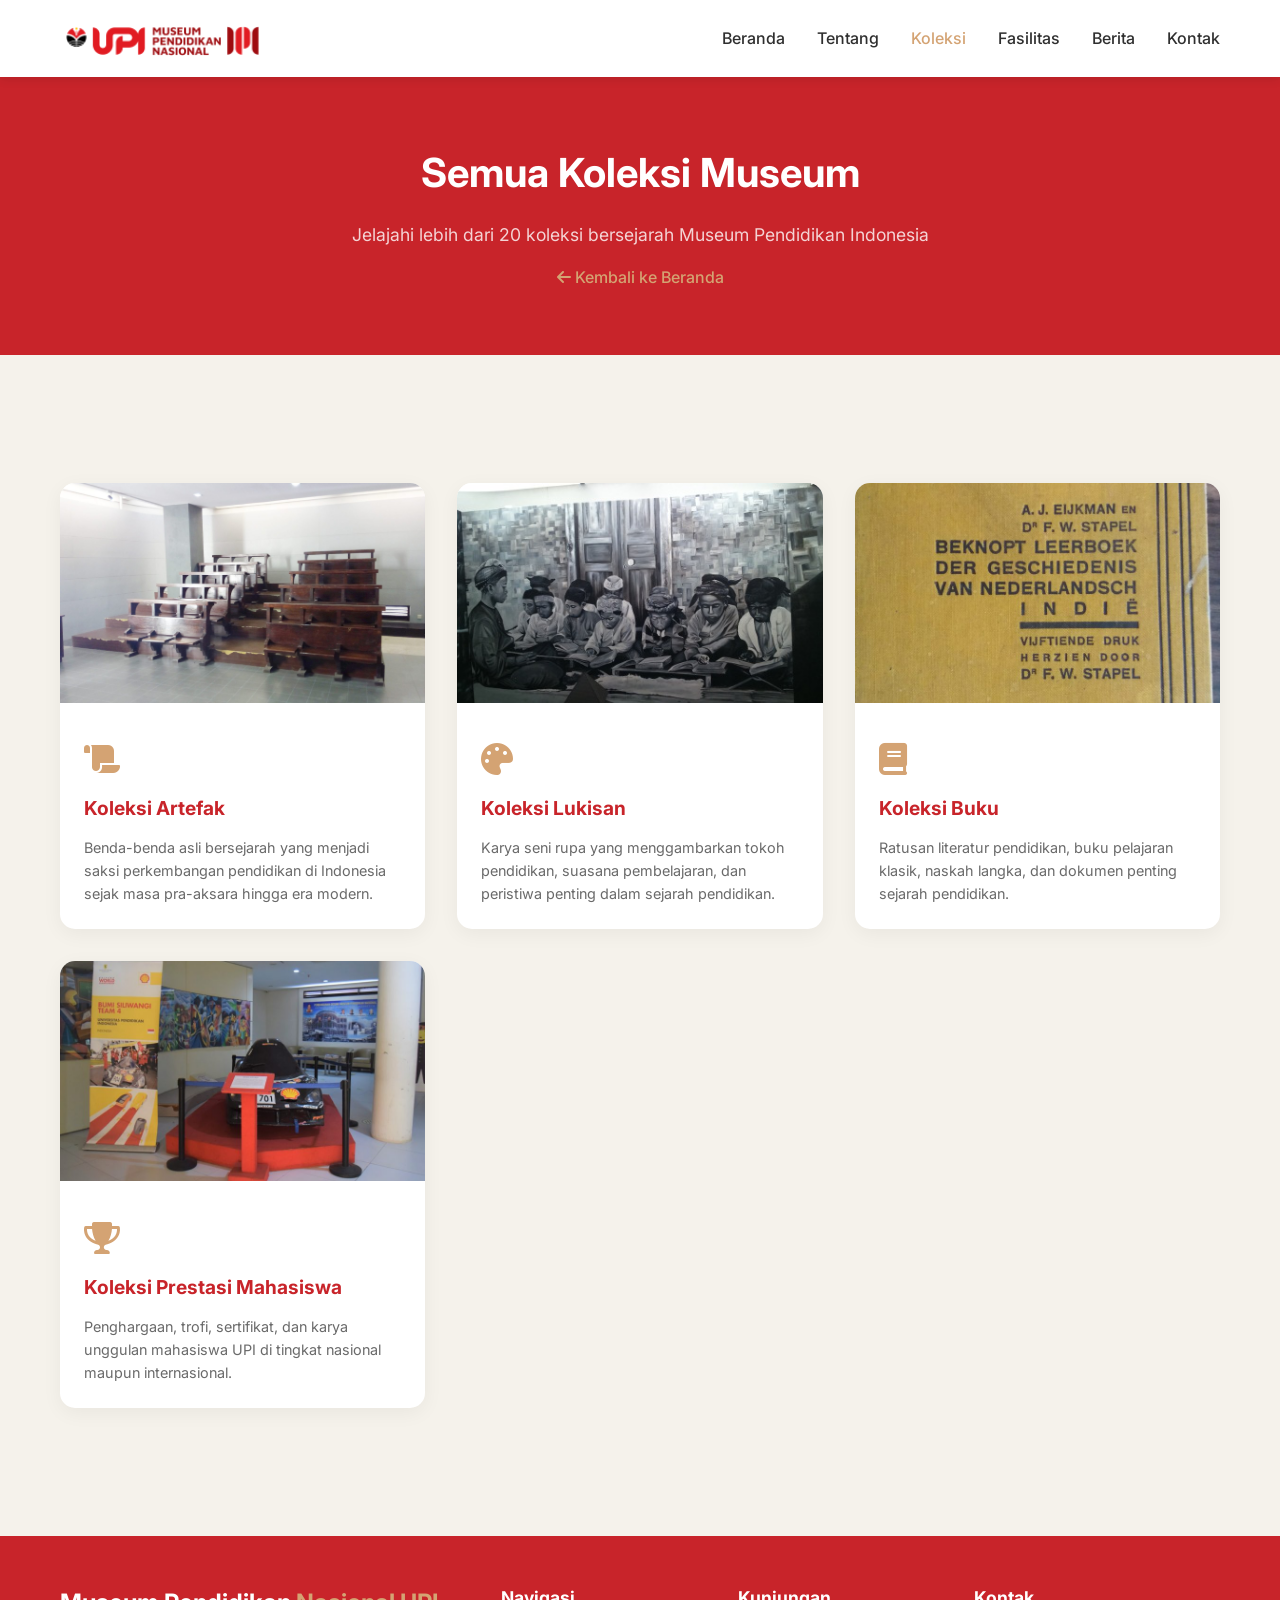
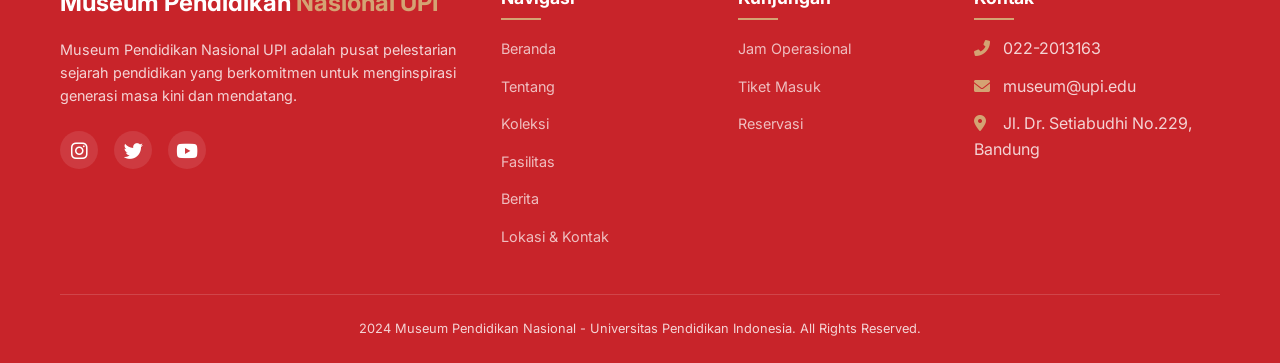
<file: koleksi.html>
<!DOCTYPE html>
<html lang="id">
<head>
  <meta charset="UTF-8">
  <meta name="viewport" content="width=device-width, initial-scale=1.0">
  <meta name="description" content="Semua Koleksi Museum Pendidikan Indonesia - UPI">
  <meta name="keywords" content="museum, upi, koleksi, pendidikan, sejarah, bandung">
  <title>Koleksi Museum - Museum Pendidikan Indonesia UPI</title>
  
  <!-- Font Awesome Icons -->
  <link rel="stylesheet" href="https://cdnjs.cloudflare.com/ajax/libs/font-awesome/6.0.0-beta3/css/all.min.css">
  
  <!-- Google Fonts -->
  <link href="https://fonts.googleapis.com/css2?family=Inter:wght@400;500;600;700;800&display=swap" rel="stylesheet">
  
  <!-- CSS Utama -->
  <link rel="stylesheet" href="style.css">
  
  <!-- CSS Khusus Koleksi -->
  <link rel="stylesheet" href="koleksi.css">
</head>
<body>

  <!-- ==================== NAVIGASI ==================== -->
  <nav class="navbar">
    <div class="container">
      <a class="logo" href="index.html">
        <img src="Images/logo.png" alt="Logo Museum UPI" style="height: 40px; width: auto; margin-right: 10px; vertical-align: middle;">
      </a>
      
      <button class="menu-toggle" id="menuToggle">
        <i class="fas fa-bars"></i>
      </button>
      
      <ul class="nav-menu" id="navMenu">
        <li><a href="index.html#home">Beranda</a></li>
        <li><a href="index.html#tentang">Tentang</a></li>
        <li><a href="koleksi.html" style="color: var(--secondary);">Koleksi</a></li>
        <li><a href="index.html#fasilitas">Fasilitas</a></li>
        <li><a href="berita.html">Berita</a></li>
        <li><a href="index.html#kontak">Kontak</a></li>
      </ul>
    </div>
  </nav>

  <!-- ==================== PAGE HEADER ==================== -->
  <div class="page-header">
    <div class="container">
      <h1>Semua Koleksi Museum</h1>
      <p>Jelajahi lebih dari 20 koleksi bersejarah Museum Pendidikan Indonesia</p>
      <a href="index.html#koleksi" class="back-button"><i class="fas fa-arrow-left"></i> Kembali ke Beranda</a>
    </div>
  </div>

  <!-- ==================== SEMUA KOLEKSI ==================== -->
  <section class="section">
    <div class="container">
      <div class="koleksi-full-grid">
        
        <!-- Koleksi 1 -->
        <div class="koleksi-full-card">
          <img src="Images/Artefak.jpg" alt="Koleksi Artefak">
          <div class="card-content">
            <div class="card-icon"><i class="fas fa-scroll"></i></div>
            <h3>Koleksi Artefak</h3>
            <p>Benda-benda asli bersejarah yang menjadi saksi perkembangan pendidikan di Indonesia sejak masa pra-aksara hingga era modern.</p>
          </div>
        </div>
        
        <!-- Koleksi 2 -->
        <div class="koleksi-full-card">
          <img src="Images/Lukisan.png" alt="Koleksi Lukisan">
          <div class="card-content">
            <div class="card-icon"><i class="fas fa-palette"></i></div>
            <h3>Koleksi Lukisan</h3>
            <p>Karya seni rupa yang menggambarkan tokoh pendidikan, suasana pembelajaran, dan peristiwa penting dalam sejarah pendidikan.</p>
          </div>
        </div>
        
        <!-- Koleksi 3 -->
        <div class="koleksi-full-card">
          <img src="Images/Buku.jpg" alt="Koleksi Buku">
          <div class="card-content">
            <div class="card-icon"><i class="fas fa-book"></i></div>
            <h3>Koleksi Buku</h3>
            <p>Ratusan literatur pendidikan, buku pelajaran klasik, naskah langka, dan dokumen penting sejarah pendidikan.</p>
          </div>
        </div>
        
        <!-- Koleksi 4 -->
        <div class="koleksi-full-card">
          <img src="Images/Prestasi Mahasiswa.jpg" alt="Koleksi Prestasi Mahasiswa">
          <div class="card-content">
            <div class="card-icon"><i class="fas fa-trophy"></i></div>
            <h3>Koleksi Prestasi Mahasiswa</h3>
            <p>Penghargaan, trofi, sertifikat, dan karya unggulan mahasiswa UPI di tingkat nasional maupun internasional.</p>
          </div>
        </div>
        
      </div>
    </div>
  </section>

  <!-- ==================== FOOTER ==================== -->
  <footer class="footer">
    <div class="container">
      <div class="footer-content">
        <div class="footer-about">
          <h3>Museum Pendidikan<span> Nasional UPI</span></h3>
          <p>Museum Pendidikan Nasional UPI adalah pusat pelestarian sejarah pendidikan yang berkomitmen untuk menginspirasi generasi masa kini dan mendatang.</p>
          <div class="social-links">
            <a href="https://www.instagram.com/museumdiknas/" target="_blank"><i class="fab fa-instagram"></i></a>
            <a href="https://x.com/museumdiknasUPI" target="_blank"><i class="fab fa-twitter"></i></a>
            <a href="https://www.youtube.com/@museumpendidikannasionalupi" target="_blank"><i class="fab fa-youtube"></i></a>
          </div>
        </div>
        
        <div class="footer-links">
          <h4>Navigasi</h4>
          <ul>
            <li><a href="index.html#home">Beranda</a></li>
            <li><a href="index.html#tentang">Tentang</a></li>
            <li><a href="koleksi.html">Koleksi</a></li>
            <li><a href="index.html#fasilitas">Fasilitas</a></li>
            <li><a href="berita.html">Berita</a></li>
            <li><a href="index.html#kontak">Lokasi & Kontak</a></li>
          </ul>
        </div>
        
        <div class="footer-links">
          <h4>Kunjungan</h4>
          <ul>
            <li><a href="index.html#info">Jam Operasional</a></li>
            <li><a href="index.html#info">Tiket Masuk</a></li>
            <li><a href="index.html#kontak">Reservasi</a></li>
          </ul>
        </div>
        
        <div class="footer-links">
          <h4>Kontak</h4>
          <ul>
            <li><i class="fas fa-phone-alt"></i> 022-2013163</li>
            <li><i class="fas fa-envelope"></i> museum@upi.edu</li>
            <li><i class="fas fa-map-marker-alt"></i> Jl. Dr. Setiabudhi No.229, Bandung</li>
          </ul>
        </div>
      </div>
      
      <div class="footer-bottom">
        <p>2024 Museum Pendidikan Nasional - Universitas Pendidikan Indonesia. All Rights Reserved.</p>
      </div>
    </div>
  </footer>

  <script src="script.js"></script>
</body>
</html>
</file>
<file: style.css>
/* ==================== RESET & VARIABLES ==================== */
* {
  margin: 0;
  padding: 0;
  box-sizing: border-box;
}

:root {
  --primary: #C8242A;
  --primary-dark: #9e1d22;
  --secondary: #D4A373;
  --secondary-dark: #c49262;
  --text-dark: #2f2f2f;
  --text-light: #6a6a6a;
  --bg-light: #f5f2eb;
  --bg-white: #ffffff;
  --shadow: 0 5px 20px rgba(0, 0, 0, 0.05);
  --shadow-hover: 0 10px 30px rgba(0, 0, 0, 0.1);
}

html {
  scroll-behavior: smooth;
}

body {
  font-family: 'Inter', sans-serif;
  color: var(--text-light);
  line-height: 1.6;
  background-color: var(--bg-light);
  overflow-x: hidden;
}

.container {
  max-width: 1200px;
  margin: 0 auto;
  padding: 0 20px;
}

/* ==================== TYPOGRAPHY ==================== */
h1, h2, h3, h4 {
  color: var(--text-dark);
  font-weight: 700;
}

h1 {
  font-size: 3.5rem;
  margin-bottom: 1rem;
}

h1 span {
  color: var(--secondary);
}

h2 {
  font-size: 2.5rem;
  margin-bottom: 1rem;
}

h3 {
  font-size: 1.25rem;
  margin-bottom: 0.75rem;
}

.section-header {
  text-align: center;
  margin-bottom: 3rem;
}

.section-header h2 {
  color: var(--primary);
}

.section-header p {
  font-size: 1.1rem;
}

/* ==================== BUTTONS ==================== */
.btn {
  display: inline-block;
  padding: 12px 30px;
  border-radius: 30px;
  font-weight: 600;
  text-decoration: none;
  transition: all 0.3s ease;
  cursor: pointer;
  border: none;
  font-family: inherit;
}

.btn-primary {
  background: var(--primary);
  color: white;
}

.btn-primary:hover {
  background: var(--primary-dark);
}

.btn-secondary {
  background: var(--secondary);
  color: var(--primary-dark);
}

.btn-secondary:hover {
  background: var(--secondary-dark);
  color: white;
}

.btn-outline {
  background: transparent;
  border: 2px solid rgba(255, 255, 255, 0.3);
  color: white;
}

.btn-outline:hover {
  border-color: white;
}

/* ==================== NAVIGATION ==================== */
.navbar {
  background: white;  /* ← DIUBAH jadi putih */
  padding: 1rem 0;
  position: sticky;
  top: 0;
  z-index: 1000;
  box-shadow: 0 2px 10px rgba(0,0,0,0.1);
}

.navbar .container {
  display: flex;
  justify-content: space-between;
  align-items: center;
}

.logo {
  font-size: 1.75rem;
  font-weight: 700;
  color: var(--primary);  /* ← logo jadi merah UPI */
  text-decoration: none;
}

.logo span {
  opacity: 0.4;
  color: var(--primary);
}

.nav-menu {
  display: flex;
  list-style: none;
  gap: 2rem;
}

.nav-menu a {
  color: var(--text-dark);  /* ← teks menu jadi hitam/abu gelap */
  text-decoration: none;
  transition: all 0.3s ease;
  position: relative;
  font-weight: 500;
}

.nav-menu a:hover {
  color: var(--primary);  /* ← hover jadi merah UPI */
}

.nav-menu a.active {
  color: var(--primary);  /* ← aktif jadi merah UPI */
}

.nav-menu a.active::after {
  content: '';
  position: absolute;
  bottom: -8px;
  left: 0;
  width: 100%;
  height: 3px;
  background: var(--primary);
  border-radius: 3px;
}

.menu-toggle {
  display: none;
  background: none;
  border: none;
  color: var(--primary);  /* ← icon burger jadi merah */
  font-size: 1.5rem;
  cursor: pointer;
}
/* ==================== HERO SECTION ==================== */
.hero {
  position: relative;
  padding: 6rem 0;
  color: white;
  overflow: hidden;
}

.hero-bg-img {
  position: absolute;
  top: 0;
  left: 0;
  width: 100%;
  height: 100%;
  object-fit: cover;
  z-index: 0;
}

.hero::before {
  content: '';
  position: absolute;
  top: 0;
  left: 0;
  width: 100%;
  height: 100%;
  background: rgba(0, 0, 0, 0.65);
  z-index: 1;
}

.hero .container {
  position: relative;
  z-index: 2;
  display: flex;
  align-items: center;
  justify-content: center;
  text-align: center;
}

.hero-content {
  max-width: 800px;
  margin: 0 auto;
}

.hero-content h1 {
  color: white;
  font-size: 3.5rem;
  margin-bottom: 1rem;
}

.hero-content h1 span {
  color: var(--secondary);
}

.hero-content h4 {
  color: var(--secondary);
  margin-bottom: 1rem;
  font-size: 1.25rem;
}

.hero-content p {
  color: rgba(255, 255, 255, 0.85);
  margin-bottom: 1.5rem;
  font-size: 1.1rem;
}

.hero-buttons {
  display: flex;
  gap: 1rem;
  justify-content: center;
}

/* Responsive */
@media (max-width: 768px) {
  .hero {
    padding: 4rem 0;
  }
  
  .hero-content h1 {
    font-size: 2.2rem;
  }
  
  .hero-content h4 {
    font-size: 1rem;
  }
  
  .hero-content p {
    font-size: 0.95rem;
  }
  
  .hero-buttons {
    flex-direction: column;
    align-items: center;
    gap: 0.75rem;
  }
}
/* ==================== SECTIONS ==================== */
.section {
  padding: 5rem 0;
}

/* Tentang Section */
.tentang-grid {
  display: flex;
  gap: 3rem;
  align-items: start;
}

.tentang-text {
  flex: 1.2;
}

.tentang-text p {
  margin-bottom: 1.5rem;
  font-size: 1rem;
}

.tentang-cards {
  flex: 1;
  display: flex;
  flex-direction: column;
  gap: 1.5rem;
}

.card {
  background: var(--bg-white);
  padding: 1.5rem;
  border-radius: 15px;
  box-shadow: var(--shadow);
  transition: transform 0.3s ease;
}

.card:hover {
  transform: translateY(-5px);
  box-shadow: var(--shadow-hover);
}

.card-icon {
  font-size: 2rem;
  color: var(--secondary);
  margin-bottom: 1rem;
}

.card ul {
  list-style: none;
  padding-left: 0;
}

.card ul li {
  padding: 0.25rem 0;
  padding-left: 1.25rem;
  position: relative;
}

.card ul li::before {
  content: "→";
  position: absolute;
  left: 0;
  color: var(--secondary);
}

/* ==================== KOLEKSI SECTION ==================== */
.koleksi {
  background: var(--bg-white);
  padding: 5rem 0;
}

.koleksi-row {
  display: flex;
  align-items: center;
  gap: 3rem;
  margin-bottom: 4rem;
  background: var(--bg-light);
  border-radius: 20px;
  padding: 2rem;
  transition: transform 0.3s ease, box-shadow 0.3s ease;
}

.koleksi-row:hover {
  transform: translateY(-5px);
  box-shadow: var(--shadow-hover);
}

.koleksi-row.reverse {
  flex-direction: row-reverse;
}

.koleksi-img-left {
  flex: 1;
}

.koleksi-img-left img {
  width: 100%;
  height: 300px;
  object-fit: cover;
  border-radius: 15px;
}

.koleksi-text-right {
  flex: 1;
}

.koleksi-text-right .koleksi-icon {
  font-size: 2.5rem;
  color: var(--secondary);
  margin-bottom: 1rem;
}

.koleksi-text-right h3 {
  font-size: 1.75rem;
  color: var(--primary);
  margin-bottom: 1rem;
}

.koleksi-text-right p {
  font-size: 1rem;
  line-height: 1.6;
  color: var(--text-light);
}

@media (max-width: 768px) {
  .koleksi-row {
    flex-direction: column;
    text-align: center;
    padding: 1.5rem;
  }
  
  .koleksi-row.reverse {
    flex-direction: column;
  }
  
  .koleksi-img-left img {
    height: 200px;
  }
  
  .koleksi-text-right h3 {
    font-size: 1.5rem;
  }
}

/* ==================== FASILITAS SECTION ==================== */
.fasilitas {
  background: var(--bg-light);
  padding: 5rem 0;
}

.fasilitas-grid {
  display: grid;
  grid-template-columns: repeat(3, 1fr);
  gap: 2rem;
}

.fasilitas-card {
  background: var(--bg-white);
  padding: 2rem;
  border-radius: 15px;
  text-align: center;
  transition: all 0.3s ease;
  box-shadow: var(--shadow);
}

.fasilitas-card:hover {
  transform: translateY(-5px);
  box-shadow: var(--shadow-hover);
}

.fasilitas-card i {
  font-size: 2.5rem;
  color: var(--secondary);
  margin-bottom: 1rem;
}

.fasilitas-card h3 {
  font-size: 1.25rem;
  color: var(--primary);
  margin-bottom: 0.75rem;
}

.fasilitas-card p {
  font-size: 0.9rem;
  color: var(--text-light);
  line-height: 1.5;
}

@media (max-width: 992px) {
  .fasilitas-grid {
    grid-template-columns: repeat(2, 1fr);
  }
}

@media (max-width: 768px) {
  .fasilitas-grid {
    grid-template-columns: 1fr;
  }
}
/* ==================== TESTIMONI SECTION ==================== */
.testimoni {
  background: var(--primary);
  padding: 5rem 0;
}

.testimoni .section-header h2 {
  color: white;
}

.testimoni .section-header p {
  color: rgba(255, 255, 255, 0.8);
  margin-top: 0.5rem;
}

.testimoni-slider {
  position: relative;
  max-width: 900px;
  margin: 0 auto;
  overflow: hidden;
  border-radius: 20px;
}

.testimoni-track {
  display: flex;
  transition: transform 0.5s ease;
}

.testimoni-item {
  flex: 0 0 100%;
  padding: 1rem;
}

.testimoni-content {
  background: white;
  border-radius: 20px;
  padding: 2.5rem;
  text-align: center;
  box-shadow: 0 10px 30px rgba(0, 0, 0, 0.2);
}

.testimoni-content i.fa-quote-left {
  font-size: 2.5rem;
  color: var(--secondary);
  opacity: 0.5;
  margin-bottom: 1rem;
}

.testimoni-content p {
  font-size: 1.1rem;
  font-style: italic;
  margin-bottom: 1.5rem;
  color: var(--text-dark);
  line-height: 1.7;
}

.testimoni-author {
  display: flex;
  align-items: center;
  justify-content: center;
  gap: 1rem;
  margin-top: 1rem;
}

.author-avatar i {
  font-size: 3.5rem;
  color: var(--primary);
}

.testimoni-author h4 {
  font-size: 1.1rem;
  color: var(--primary);
  margin-bottom: 0.25rem;
}

.testimoni-author span {
  font-size: 0.85rem;
  color: var(--text-light);
}

.slider-btn {
  position: absolute;
  top: 50%;
  transform: translateY(-50%);
  background: var(--secondary);
  border: none;
  width: 45px;
  height: 45px;
  border-radius: 50%;
  cursor: pointer;
  color: var(--primary-dark);
  font-size: 1.2rem;
  transition: all 0.3s ease;
  z-index: 10;
  display: flex;
  align-items: center;
  justify-content: center;
}

.slider-btn:hover {
  background: white;
  color: var(--primary);
}

.prev {
  left: -60px;
}

.next {
  right: -60px;
}

/* Responsive */
@media (max-width: 992px) {
  .prev {
    left: -20px;
  }
  .next {
    right: -20px;
  }
  .slider-btn {
    width: 35px;
    height: 35px;
    font-size: 0.9rem;
  }
}

@media (max-width: 768px) {
  .testimoni-content {
    padding: 1.5rem;
  }
  
  .testimoni-content p {
    font-size: 0.95rem;
  }
  
  .slider-btn {
    display: none;
  }
  
  .testimoni-slider {
    max-width: 100%;
  }
}

/* ==================== KONTAK SECTION ==================== */
.kontak {
  background: var(--bg-white);
  padding: 5rem 0;
}

.kontak-grid {
  display: flex;
  gap: 3rem;
  align-items: stretch;
}

.kontak-map {
  flex: 1.2;
}

.kontak-map iframe {
  width: 100%;
  height: 350px;
  border-radius: 15px;
  box-shadow: var(--shadow);
}

.kontak-info {
  flex: 1;
  display: flex;
  flex-direction: column;
  gap: 1.5rem;
}

.kontak-item {
  display: flex;
  align-items: center;
  gap: 1rem;
  padding: 1rem;
  background: var(--bg-light);
  border-radius: 10px;
  box-shadow: var(--shadow);
  transition: transform 0.3s ease;
}

.kontak-item:hover {
  transform: translateX(5px);
}

.kontak-item i {
  font-size: 1.5rem;
  color: var(--secondary);
  width: 50px;
  height: 50px;
  display: flex;
  align-items: center;
  justify-content: center;
  background: rgba(212, 163, 115, 0.15);
  border-radius: 50%;
}

.kontak-item h3 {
  margin-bottom: 0.25rem;
  font-size: 1rem;
  color: var(--primary);
}

.kontak-item p {
  color: var(--text-light);
  margin: 0;
  font-size: 0.9rem;
}

@media (max-width: 768px) {
  .kontak-grid {
    flex-direction: column;
  }
  
  .kontak-map iframe {
    height: 250px;
  }
}

/* ==================== FOOTER ==================== */
.footer {
  background: var(--primary);
  color: rgba(255, 255, 255, 0.8);
  padding: 3rem 0 1.5rem;
}

.footer-content {
  display: grid;
  grid-template-columns: 2fr 1fr 1fr 1.2fr;
  gap: 2rem;
  margin-bottom: 2rem;
}

.footer-about h3 {
  color: white;
  font-size: 1.5rem;
  margin-bottom: 1rem;
}

.footer-about h3 span {
  color: var(--secondary);
}

.footer-about p {
  margin-bottom: 1.5rem;
  font-size: 0.9rem;
  line-height: 1.6;
}

.social-links {
  display: flex;
  gap: 1rem;
}

.social-links a {
  width: 38px;
  height: 38px;
  background: rgba(255, 255, 255, 0.1);
  display: flex;
  align-items: center;
  justify-content: center;
  border-radius: 50%;
  color: white;
  text-decoration: none;
  transition: all 0.3s ease;
  font-size: 1.2rem;
}

.social-links a:hover {
  background: var(--secondary);
  color: var(--primary);
  transform: translateY(-3px);
}

.footer-links h4 {
  color: white;
  font-size: 1.1rem;
  margin-bottom: 1rem;
  position: relative;
  padding-bottom: 0.5rem;
}

.footer-links h4::after {
  content: '';
  position: absolute;
  bottom: 0;
  left: 0;
  width: 40px;
  height: 2px;
  background: var(--secondary);
}

.footer-links ul {
  list-style: none;
}

.footer-links li {
  margin-bottom: 0.75rem;
}

.footer-links a {
  color: rgba(255, 255, 255, 0.7);
  text-decoration: none;
  font-size: 0.9rem;
  transition: all 0.3s ease;
}

.footer-links a:hover {
  color: var(--secondary);
  padding-left: 5px;
}

.footer-links li i {
  color: var(--secondary);
  width: 25px;
}

.footer-bottom {
  text-align: center;
  padding-top: 1.5rem;
  border-top: 1px solid rgba(255, 255, 255, 0.15);
  font-size: 0.8rem;
}

@media (max-width: 992px) {
  .footer-content {
    grid-template-columns: 1fr 1fr;
    gap: 2rem;
  }
}

@media (max-width: 768px) {
  .footer-content {
    grid-template-columns: 1fr;
    text-align: center;
  }
  
  .footer-links h4::after {
    left: 50%;
    transform: translateX(-50%);
  }
  
  .social-links {
    justify-content: center;
  }
  
  .footer-links li i {
    width: auto;
    margin-right: 8px;
  }
}

/* ==================== RESPONSIVE ==================== */
@media (max-width: 992px) {
  h1 { font-size: 2.5rem; }
  h2 { font-size: 2rem; }
  
  .koleksi-grid {
    grid-template-columns: repeat(2, 1fr);
  }
  
  .info-grid {
    grid-template-columns: repeat(2, 1fr);
  }
  
  .footer-content {
    grid-template-columns: 1fr 1fr;
  }
}

@media (max-width: 768px) {
  .menu-toggle {
    display: block;
  }
  
  .nav-menu {
    display: none;
    position: absolute;
    top: 100%;
    left: 0;
    right: 0;
    background: var(--primary);
    flex-direction: column;
    padding: 1rem 0;
    gap: 0;
  }
  
  .nav-menu.active {
    display: flex;
  }
  
  .nav-menu li a {
    display: block;
    padding: 0.75rem 2rem;
  }
  
  .hero .container {
    flex-direction: column;
    text-align: center;
  }
  
  .hero-buttons {
    justify-content: center;
  }
  
  .tentang-grid {
    flex-direction: column;
  }
  
  .fasilitas-grid {
    flex-direction: column;
  }
  
  .kontak-grid {
    flex-direction: column;
  }
  
  .koleksi-grid {
    grid-template-columns: 1fr;
  }
  
  .info-grid {
    grid-template-columns: 1fr;
  }
  
  .slider-btn {
    display: none;
  }
  
  .footer-content {
    grid-template-columns: 1fr;
    text-align: center;
  }
  
  .social-links {
    justify-content: center;
  }
}
</file>
<file: berita.css>
/* ==================== BERITA.CSS - Khusus Halaman Berita ==================== */

/* Page Header */
.page-header {
  background: var(--primary);
  color: white;
  padding: 4rem 0;
  text-align: center;
}

.page-header h1 {
  color: white;
  margin-bottom: 1rem;
  font-size: 2.5rem;
}

.page-header p {
  color: rgba(255, 255, 255, 0.8);
  font-size: 1.1rem;
}

.back-button {
  display: inline-block;
  margin-top: 1rem;
  color: var(--secondary);
  text-decoration: none;
  font-weight: 500;
  transition: all 0.3s ease;
}

.back-button:hover {
  color: white;
  transform: translateX(-5px);
}

/* Grid Berita */
.berita-full-grid {
  display: grid;
  grid-template-columns: repeat(2, 1fr);
  gap: 2rem;
  padding: 3rem 0;
}

/* Kartu Berita */
.berita-full-card {
  background: var(--bg-white);
  border-radius: 15px;
  overflow: hidden;
  box-shadow: var(--shadow);
  transition: all 0.3s ease;
}

.berita-full-card:hover {
  transform: translateY(-8px);
  box-shadow: var(--shadow-hover);
}

/* Gambar Berita */
.berita-full-card .berita-img {
  width: 100%;
  height: 220px;
  object-fit: cover;
  transition: transform 0.5s ease;
}

.berita-full-card:hover .berita-img {
  transform: scale(1.05);
}

/* Konten Kartu */
.berita-full-card .card-content {
  padding: 1.5rem;
}

/* Tanggal */
.berita-full-card .berita-date {
  font-size: 0.75rem;
  color: var(--secondary);
  font-weight: 600;
  margin-bottom: 0.5rem;
  text-transform: uppercase;
  letter-spacing: 1px;
}

/* Judul */
.berita-full-card h3 {
  font-size: 1.2rem;
  color: var(--primary);
  margin-bottom: 0.75rem;
  line-height: 1.4;
  font-weight: 700;
}

/* Deskripsi */
.berita-full-card p {
  font-size: 0.9rem;
  color: var(--text-light);
  margin-bottom: 1rem;
  line-height: 1.6;
}

/* Tombol Baca */
.berita-link {
  color: var(--secondary);
  text-decoration: none;
  font-weight: 600;
  font-size: 0.85rem;
  transition: all 0.3s ease;
  display: inline-flex;
  align-items: center;
  gap: 5px;
}

.berita-link:hover {
  color: var(--primary);
  gap: 10px;
}

/* ==================== RESPONSIVE ==================== */
@media (max-width: 992px) {
  .berita-full-grid {
    grid-template-columns: repeat(2, 1fr);
    gap: 1.5rem;
  }
  
  .page-header h1 {
    font-size: 2rem;
  }
}

@media (max-width: 768px) {
  .berita-full-grid {
    grid-template-columns: 1fr;
  }
  
  .page-header {
    padding: 2.5rem 0;
  }
  
  .page-header h1 {
    font-size: 1.8rem;
  }
  
  .berita-full-card .berita-img {
    height: 180px;
  }
  
  .berita-full-card .card-content {
    padding: 1rem;
  }
  
  .berita-full-card h3 {
    font-size: 1rem;
  }
}
</file>
<file: koleksi.css>
/* ==================== KOLEKSI.CSS - Khusus Halaman Koleksi ==================== */

/* Page Header */
.page-header {
  background: var(--primary);
  color: white;
  padding: 4rem 0;
  text-align: center;
}

.page-header h1 {
  color: white;
  margin-bottom: 1rem;
  font-size: 2.5rem;
}

.page-header p {
  color: rgba(255, 255, 255, 0.8);
  font-size: 1.1rem;
}

.back-button {
  display: inline-block;
  margin-top: 1rem;
  color: var(--secondary);
  text-decoration: none;
  font-weight: 500;
  transition: all 0.3s ease;
}

.back-button:hover {
  color: white;
  transform: translateX(-5px);
}

/* Grid Koleksi */
.koleksi-full-grid {
  display: grid;
  grid-template-columns: repeat(3, 1fr);
  gap: 2rem;
  padding: 3rem 0;
}

/* Kartu Koleksi */
.koleksi-full-card {
  background: var(--bg-white);
  border-radius: 15px;
  overflow: hidden;
  box-shadow: var(--shadow);
  transition: all 0.3s ease;
}

.koleksi-full-card:hover {
  transform: translateY(-10px);
  box-shadow: var(--shadow-hover);
}

/* Gambar Koleksi */
.koleksi-full-card img {
  width: 100%;
  height: 220px;
  object-fit: cover;
  transition: transform 0.5s ease;
}

.koleksi-full-card:hover img {
  transform: scale(1.05);
}

/* Konten Kartu */
.koleksi-full-card .card-content {
  padding: 1.5rem;
}

/* Icon */
.koleksi-full-card .card-icon {
  font-size: 2rem;
  color: var(--secondary);
  margin-bottom: 0.5rem;
}

/* Judul */
.koleksi-full-card h3 {
  color: var(--primary);
  margin-bottom: 0.75rem;
  font-size: 1.2rem;
}

/* Deskripsi */
.koleksi-full-card p {
  font-size: 0.9rem;
  color: var(--text-light);
  line-height: 1.6;
}

/* ==================== RESPONSIVE ==================== */
@media (max-width: 992px) {
  .koleksi-full-grid {
    grid-template-columns: repeat(2, 1fr);
    gap: 1.5rem;
  }
  
  .page-header h1 {
    font-size: 2rem;
  }
}

@media (max-width: 768px) {
  .koleksi-full-grid {
    grid-template-columns: 1fr;
  }
  
  .page-header {
    padding: 2.5rem 0;
  }
  
  .page-header h1 {
    font-size: 1.8rem;
  }
  
  .koleksi-full-card img {
    height: 180px;
  }
  
  .koleksi-full-card .card-content {
    padding: 1rem;
  }
}
</file>
